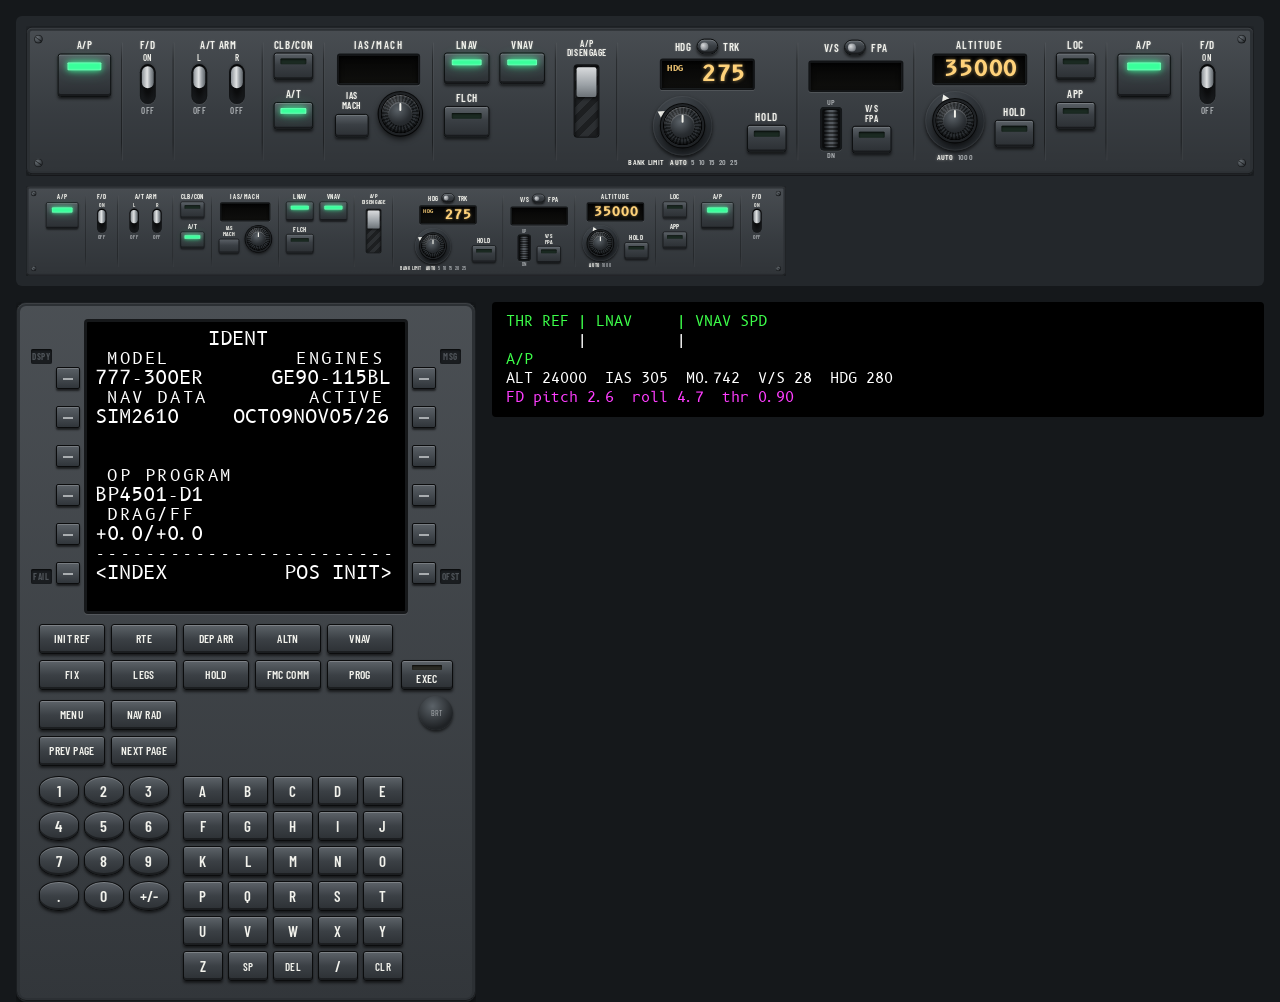
<file: tests/autoflight-harness.html>
<!doctype html>
<html lang="en">
<head>
<meta charset="utf-8">
<meta name="viewport" content="width=device-width, initial-scale=1">
<title>Autoflight Harness</title>
<link rel="stylesheet" href="../styles/base.css">
<link rel="stylesheet" href="../styles/mcp.css">
<link rel="stylesheet" href="../styles/cdu.css">
<style>
  body { overflow: auto; padding: 16px; display: grid; gap: 16px; grid-template-columns: auto 1fr; align-items: start; background: #15181b; }
  #glare { grid-column: 1 / -1; background: #23272b; padding: 10px; border-radius: 6px; }
  #mcp { width: 100%; height: 150px; }
  #mcp-small { width: 760px; height: 90px; margin-top: 10px; }
  #drawer-cdu { width: 460px; height: 700px; }
  #fma { font-family: var(--font-avionics-mono); font-size: 14px; color: var(--av-green); background: #000; padding: 10px 14px; border-radius: 4px; white-space: pre; min-width: 520px; }
  #fma .w { color: var(--av-white); } #fma .m { color: var(--av-magenta); }
</style>
</head>
<body>
<div id="glare"><div id="mcp"></div><div id="mcp-small"></div></div>
<div id="drawer-cdu"></div>
<div id="fma">loading…</div>
<script type="module">
import { createSimState } from '../src/core/state.js';
import { DEG, RAD, KT, FT, FPM, G0, clamp, wrap2pi, destination } from '../src/core/geo.js';
import { initFMC, stepFMC, buildDefaultRoute } from '../src/systems/fmc.js';
import { initAFDS, stepAFDS, afdsAction } from '../src/systems/afds.js';
import { stepNav } from '../src/systems/navradio.js';
import { initMCP, updateMCP } from '../src/cockpit/mcp.js';
import { initCDU, updateCDU, cduPress } from '../src/avionics/cdu.js';
import { AIRPORTS, findAirport } from '../src/world/airports.js';

const sim = createSimState();
sim.fmc.airports = AIRPORTS;
initFMC(sim); initAFDS(sim);
const eddf = findAirport('EDDF'), egll = findAirport('EGLL');
sim.events.emit('spawned', { airport: eddf, runway: eddf.runways.find((r) => r.id === '25C') });
sim.fmc.dest = egll; buildDefaultRoute(sim, eddf, egll);
sim.fmc.crzAltFt = 35000;
sim.engines.forEach((e) => { e.running = true; e.ff = 3400; e.n1 = 92.4; });
sim.ac.fuelKg = { L: 25000, C: 20000, R: 25000 }; sim.ac.mass = 285000; sim.env.timeOfDayH = 14.5;

// --- tiny point-mass aircraft (same idea as tests/afds.test.mjs), cruising mid-route ---
const r1 = sim.fmc.route[2];
const a = { lat: r1.lat - 0.02, lon: r1.lon - 0.1, h: 24000 * FT, V: 230, gam: 0, theta: 2.5 * DEG, q: 0, phi: 0, p: 0, psi: 280 * DEG, n: 0.6 };
sim.fmc.activeLeg = 3; sim.fmc.legFrom = { lat: r1.lat, lon: r1.lon }; sim.fmc.wasAirborne = true; sim.fmc.phase = 'CLIMB';
sim.controls.throttle = [0.6, 0.6];
function stepAc(dt) {
  const o = sim.ap.out.active ? sim.ap.out : { pitch: 0, roll: 0 };
  for (let i = 0; i < 2; i++) if (sim.ap.thrustCmd !== null) sim.controls.throttle[i] += clamp(sim.ap.thrustCmd - sim.controls.throttle[i], -0.25 * dt, 0.25 * dt);
  a.n += ((sim.controls.throttle[0]) - a.n) * dt / 2.5;
  const T = a.h < 11000 ? 288.15 - 0.0065 * a.h : 216.65, rho = 1.225 * Math.pow(T / 288.15, 4.256);
  a.q += (o.pitch * 1.5 * G0 / (a.V + 120) - a.q) * dt / 0.6; a.p += (o.roll * 15 * DEG - a.p) * dt / 0.3;
  a.theta += a.q * dt; a.phi += a.p * dt;
  const qb = 0.5 * rho * a.V * a.V, cl = 0.2 + 5.6 * (a.theta - a.gam), nz = qb * 436.8 * cl / (285000 * G0);
  const D = qb * 436.8 * (0.0165 + 0.0404 * (cl - 0.1) ** 2), Th = a.n * 1026000 * Math.pow(rho / 1.225, 0.8) * 0.8;
  a.V += ((Th - D) / 285000 - G0 * Math.sin(a.gam)) * dt;
  a.gam += G0 / a.V * (nz * Math.cos(a.phi) - Math.cos(a.gam)) * dt;
  a.psi = wrap2pi(a.psi + G0 * nz * Math.sin(a.phi) / a.V * dt);
  const p2 = destination(a.lat, a.lon, a.psi, a.V * Math.cos(a.gam) * dt); a.lat = p2.lat; a.lon = p2.lon; a.h += a.V * Math.sin(a.gam) * dt;
  Object.assign(sim.ac, { lat: a.lat, lon: a.lon, h: a.h, altMSL: a.h, tas: a.V, cas: a.V * Math.sqrt(rho / 1.225), mach: a.V / Math.sqrt(1.4 * 287 * T),
    vs: a.V * Math.sin(a.gam), fpa: a.gam, gs: a.V, track: a.psi, ra: a.h, onGround: false, euler: { roll: a.phi, pitch: a.theta, heading: a.psi }, omega: [a.p, a.q, 0] });
}
stepAc(0.01);
initMCP(sim, document.getElementById('mcp'));
afdsAction(sim, 'AP_ENGAGE'); afdsAction(sim, 'AT');
afdsAction(sim, 'LNAV'); afdsAction(sim, 'VNAV');
sim.ap.sel.altFt = 35000; sim.ap.sel.hdgDeg = 275;
initCDU(sim, document.getElementById('drawer-cdu'));
// second, smaller MCP instance only for the responsive screenshot (shares state; DOM-only)
window.__sim = sim; window.__cdu = cduPress; window.__afds = afdsAction;

const fma = document.getElementById('fma');
let last = performance.now();
function frame(now) {
  const dt = Math.min(0.1, (now - last) / 1000); last = now;
  if (!window.__frozen) {
    stepNav(sim, dt); stepFMC(sim, dt); stepAFDS(sim, dt);
    for (let i = 0; i < 4; i++) stepAc(dt / 4);
    sim.time += dt;
  }
  updateMCP(sim); updateCDU(sim);
  const m = sim.ap.modes;
  fma.innerHTML = `${(m.at || '').padEnd(8)}| ${(m.roll || '').padEnd(9)}| ${m.pitch}\n<span class="w">${''.padEnd(8)}| ${(m.armedRoll || '').padEnd(9)}| ${m.armedPitch}</span>\n${m.ap}\n` +
    `<span class="w">ALT ${Math.round(a.h / FT)}  IAS ${Math.round(sim.ac.cas / KT)}  M${sim.ac.mach.toFixed(3)}  V/S ${Math.round(sim.ac.vs / FPM)}  HDG ${Math.round(a.psi * RAD)}</span>\n` +
    `<span class="m">FD pitch ${sim.ap.fd.pitchDeg.toFixed(1)}  roll ${sim.ap.fd.rollDeg.toFixed(1)}  thr ${sim.ap.thrustCmd === null ? '--' : sim.ap.thrustCmd.toFixed(2)}</span>`;
  requestAnimationFrame(frame);
}
requestAnimationFrame(frame);
document.title = 'Autoflight Harness';
window.__ready = true;
</script>
<script type="module">
// render a second, scaled MCP into the small box (separate module instance via query string)
const { initMCP, updateMCP } = await import('../src/cockpit/mcp.js?small');
const wait = () => new Promise((r) => { const t = () => (window.__sim ? r() : setTimeout(t, 30)); t(); });
await wait();
initMCP(window.__sim, document.getElementById('mcp-small'));
setInterval(() => updateMCP(window.__sim), 100);
</script>
</body>
</html>
</file>
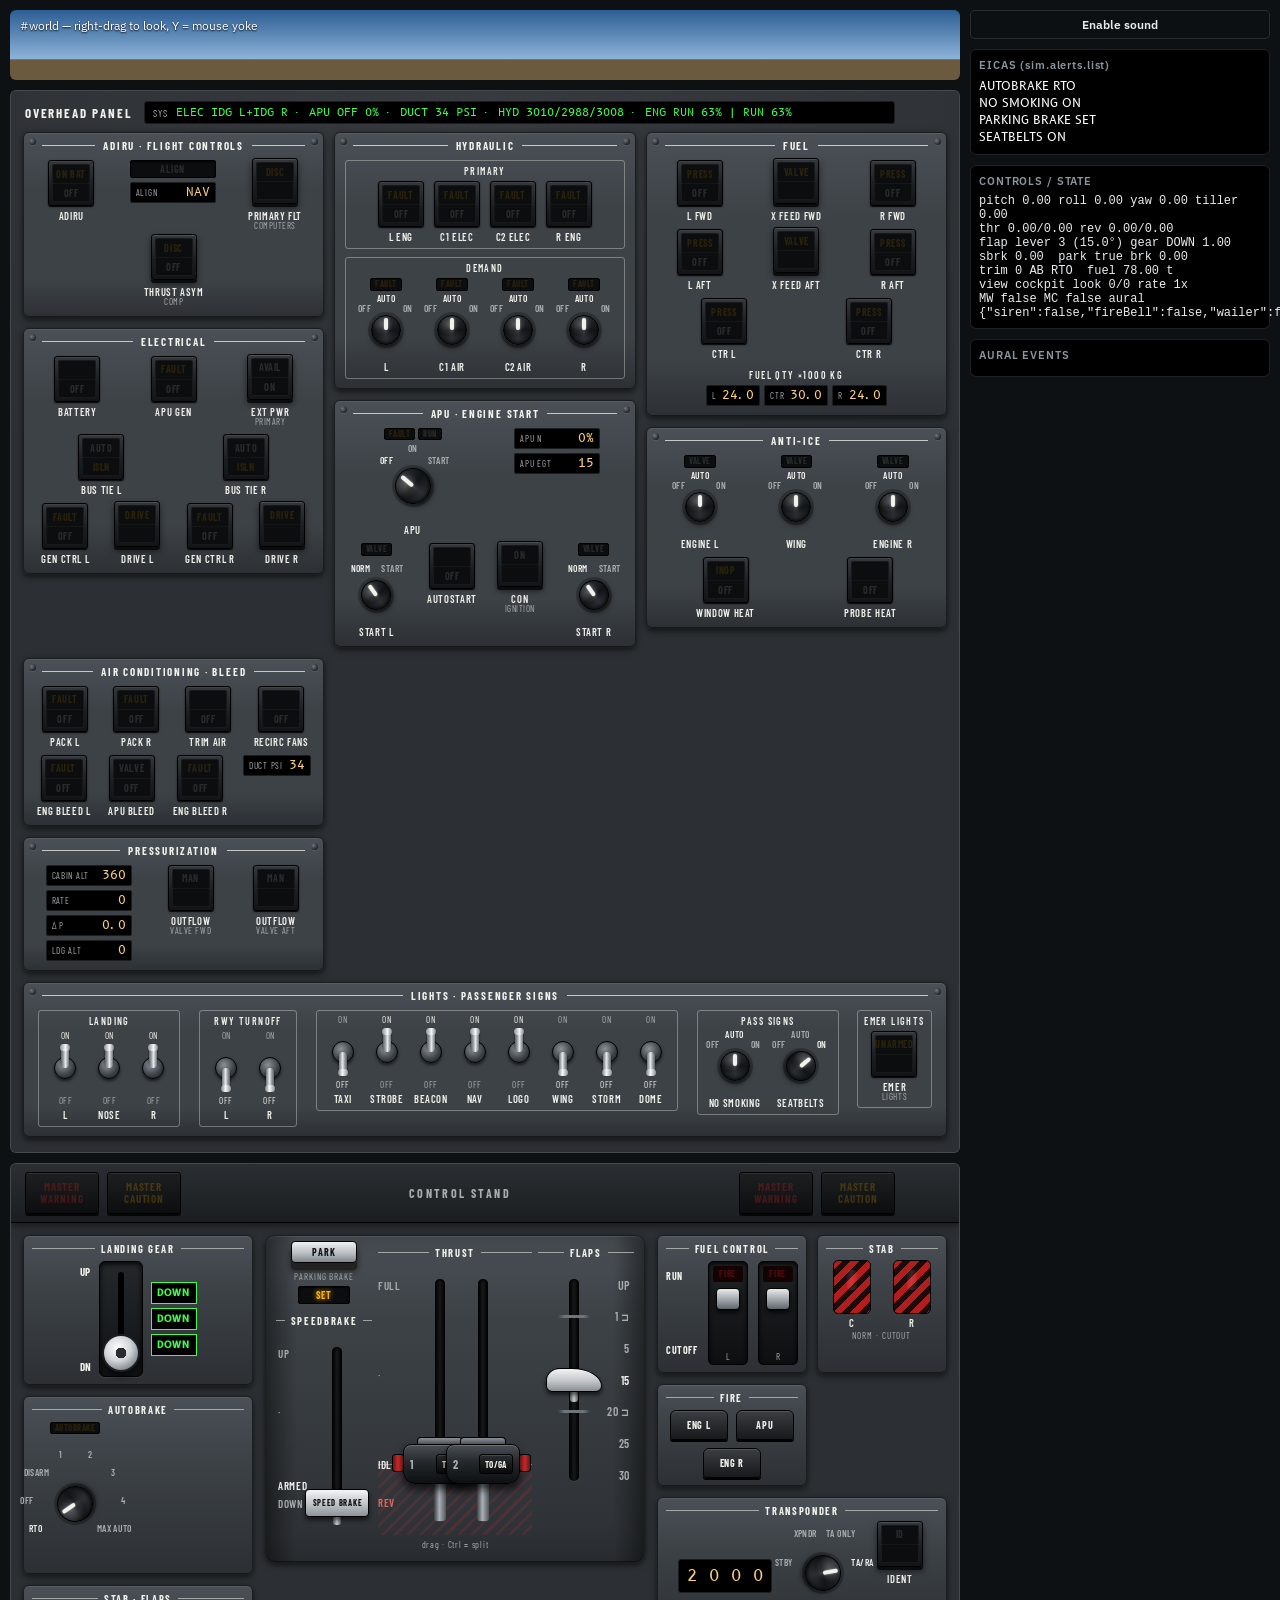
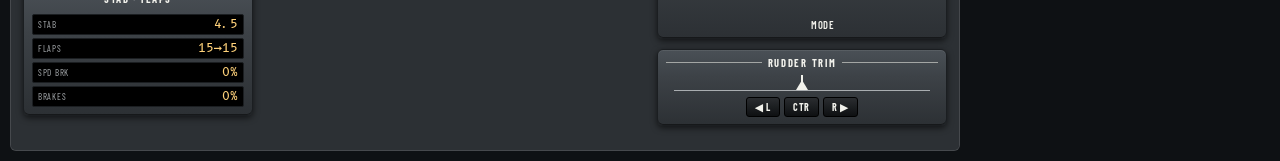
<file: tests/controls-harness.html>
<!doctype html>
<html lang="en">
<head>
<meta charset="utf-8">
<meta name="viewport" content="width=device-width, initial-scale=1">
<title>D2 Controls Harness</title>
<link rel="icon" href="data:,">
<link rel="stylesheet" href="../styles/base.css">
<link rel="stylesheet" href="../styles/overhead.css">
<link rel="stylesheet" href="../styles/pedestal.css">
<style>
  body { overflow: auto; }
  .hx { display: grid; grid-template-columns: 1fr 300px; gap: 10px; padding: 10px; }
  .hx-main { display: flex; flex-direction: column; gap: 10px; min-width: 0; }
  #drawer-overhead, #drawer-pedestal { border: 1px solid var(--ui-line); border-radius: 6px; }
  #world { height: 70px; border-radius: 6px; background: linear-gradient(180deg, #2c5d93, #8db3d9 70%, #6b5a3e 71%); position: relative; }
  #world span { position: absolute; left: 10px; top: 8px; font-size: 12px; color: #fff; text-shadow: 0 1px 2px #000; }
  .hx-side { display: flex; flex-direction: column; gap: 10px; }
  .hx-box { background: var(--glass); border: 1px solid var(--ui-line); border-radius: 6px; padding: 8px; font-family: var(--font-avionics); font-size: 12px; }
  .hx-box h4 { margin: 0 0 6px; font: 600 11px var(--font-ui); color: var(--ui-muted); letter-spacing: .08em; }
  .m-warning { color: var(--av-red); } .m-caution { color: var(--av-amber); }
  .m-advisory { color: var(--av-amber); padding-left: 1ch; } .m-memo { color: var(--av-white); }
  .hx-log { max-height: 160px; overflow: auto; color: var(--av-cyan); }
  #toast { position: fixed; left: 50%; bottom: 20px; transform: translateX(-50%); background: var(--ui-bg); padding: 6px 12px; border-radius: 6px; font-size: 13px; opacity: 0; transition: opacity .2s; }
  #toast.show { opacity: 1; }
  .hx-btn { font: 600 12px var(--font-ui); padding: 6px 10px; border-radius: 5px; border: 1px solid var(--ui-line); background: var(--ui-bg); cursor: pointer; }
</style>
</head>
<body>
<div class="hx">
  <div class="hx-main">
    <div id="world"><span>#world — right-drag to look, Y = mouse yoke</span></div>
    <div id="drawer-overhead" class="open"></div>
    <div id="drawer-pedestal" class="open"></div>
  </div>
  <div class="hx-side">
    <button class="hx-btn" id="snd">Enable sound</button>
    <div class="hx-box"><h4>EICAS (sim.alerts.list)</h4><div id="eicas"></div></div>
    <div class="hx-box"><h4>CONTROLS / STATE</h4><pre id="state" style="margin:0;white-space:pre-wrap"></pre></div>
    <div class="hx-box"><h4>AURAL EVENTS</h4><div class="hx-log" id="log"></div></div>
  </div>
</div>
<div id="toast"></div>
<script type="module">
import { createSimState } from '../src/core/state.js';
import { KT, FT, FPM, DEG, approach } from '../src/core/geo.js';
import { initInput, stepInput } from '../src/input/input.js';
import { initSystems, stepSystems } from '../src/systems/aircraftSystems.js';
import { stepAlerts } from '../src/systems/alerts.js';
import { initAudio, resumeAudio, stepAudio } from '../src/audio/audio.js';
import { initOverhead, updateOverhead } from '../src/cockpit/overhead.js';
import { initPedestal, updatePedestal } from '../src/cockpit/pedestal.js';

const q = new URLSearchParams(location.search);
const sim = createSimState();
window.sim = sim;
Object.assign(sim.ac.fuelKg, { L: 24000, C: 30000, R: 24000 });
sim.ac.onGround = true; sim.ac.altMSL = 364 * FT; sim.surfaces.stabUnits = 4.5;
sim.fmc.v1 = 155; sim.fmc.vr = 160;
initSystems(sim, { coldDark: q.has('cold') });
initInput(sim, document.getElementById('app') || document.body);
initAudio(sim);
initOverhead(sim, document.getElementById('drawer-overhead'));
initPedestal(sim, document.getElementById('drawer-pedestal'));
document.getElementById('snd').onclick = () => resumeAudio();

const toastEl = document.getElementById('toast');
let tt;
sim.events.on('toast', ({ text }) => { toastEl.textContent = text; toastEl.classList.add('show'); clearTimeout(tt); tt = setTimeout(() => toastEl.classList.remove('show'), 1800); });
const log = document.getElementById('log');
sim.events.on('aural', (e) => { log.prepend(Object.assign(document.createElement('div'), { textContent: `${sim.time.toFixed(1)}  ${e.id}` })); });

// --- scenario presets for screenshots ---
const scene = q.get('scene');
if (scene === 'warn') {           // takeoff config warning + engine fire
  sim.controls.throttle = [0.75, 0.75]; sim.controls.flapLever = 0; sim.engines[1].fire = true;
}
if (scene === 'approach') {       // airborne, gear transit, speedbrake extended, reversers n/a
  sim.ac.onGround = false; sim.ac.ra = 700 * FT; sim.ac.altMSL = 1064 * FT; sim.ac.cas = 180 * KT; sim.ac.tas = 182 * KT;
  sim.controls.flapLever = 5; sim.controls.speedbrakeLever = 0.5; sim.controls.autobrake = '3';
  sim.controls.parkingBrake = false; sim.ap.atEngaged = true; sim.controls.throttle = [0.3, 0.3];
  sim.systems._prev.airborneT = 600; sim.systems._prev.wasAir = true; sim.controls.gearLever = 'DOWN'; sim.surfaces.gear = 0.4;
  setTimeout(() => { sim.ap.atEngaged = false; }, 300);
}
if (scene === 'reverse') { sim.controls.parkingBrake = false; sim.controls.reverse = [0.8, 0.8]; sim.ac.gs = 50; sim.ac.cas = 50; }

// --- tiny fake physics so the panels animate ---
function fakePhysics(dt) {
  const c = sim.controls, s = sim.surfaces;
  sim.engines.forEach((e, i) => {
    const fuel = c.fuelControl[i] === 'RUN';
    if (e.startState === 'STARTING') { e.n2 = fuel && e.n2 > 18 ? Math.min(63, e.n2 + 2.5 * dt) : Math.min(24, e.n2 + 3 * dt); e.ff = fuel && e.n2 > 18 ? 900 : 0; }
    else if (e.startState === 'RUN') { e.n2 = approach(e.n2, 63 + 36 * c.throttle[i], 8, dt); e.ff = 1100 + 9000 * c.throttle[i]; }
    else { e.n2 = Math.max(0, e.n2 - 4 * dt); e.ff = 0; }
    e.n1 = Math.max(0, (e.n2 - 40) * 1.6);
  });
  const FL = [0, 1, 5, 15, 20, 25, 30];
  s.flapsTarget = FL[c.flapLever]; s.flapsDeg = approach(s.flapsDeg, s.flapsTarget, 1.2, dt);
  s.gearTarget = c.gearLever === 'DOWN' ? 1 : 0; s.gear = approach(s.gear, s.gearTarget, 0.1, dt);
  s.speedbrake = approach(s.speedbrake, c.speedbrakeLever, 1, dt);
  s.stabUnits = Math.max(0, Math.min(15, s.stabUnits + c.trimSwitch * 0.5 * dt));
}

const eicas = document.getElementById('eicas'), stateEl = document.getElementById('state');
let last = performance.now(), frame = 0;
function loop(now) {
  const dt = Math.min(0.1, (now - last) / 1000) * sim.simRate; last = now;
  if (!sim.paused) {
    sim.time += dt;
    stepInput(sim, dt);
    fakePhysics(dt);
    stepSystems(sim, dt); stepAlerts(sim, dt); stepAudio(sim, dt);
  }
  updateOverhead(sim); updatePedestal(sim);
  if (frame++ % 6 === 0) {
    eicas.innerHTML = sim.alerts.list.map((m) => `<div class="m-${m.level}">${m.text}</div>`).join('') || '<span style="color:#666">—</span>';
    const c = sim.controls;
    stateEl.textContent = `pitch ${c.pitch.toFixed(2)} roll ${c.roll.toFixed(2)} yaw ${c.yaw.toFixed(2)} tiller ${c.tiller.toFixed(2)}
thr ${c.throttle.map((t) => t.toFixed(2)).join('/')} rev ${c.reverse.map((t) => t.toFixed(2)).join('/')}
flap lever ${c.flapLever} (${sim.surfaces.flapsDeg.toFixed(1)}°) gear ${c.gearLever} ${sim.surfaces.gear.toFixed(2)}
sbrk ${c.speedbrakeLever.toFixed(2)} ${c.speedbrakeArmed ? 'ARMED' : ''} park ${c.parkingBrake} brk ${c.brakeL.toFixed(2)}
trim ${c.trimSwitch} AB ${c.autobrake}  fuel ${(sim.systems.fuel.totalKg / 1000).toFixed(2)} t
view ${sim.view.mode} look ${(sim.view.lookYaw / DEG).toFixed(0)}/${(sim.view.lookPitch / DEG).toFixed(0)} rate ${sim.simRate}x
MW ${sim.alerts.masterWarning} MC ${sim.alerts.masterCaution} aural ${JSON.stringify(sim.alerts.aural)}`;
  }
  requestAnimationFrame(loop);
}
requestAnimationFrame(loop);
</script>
</body>
</html>
</file>
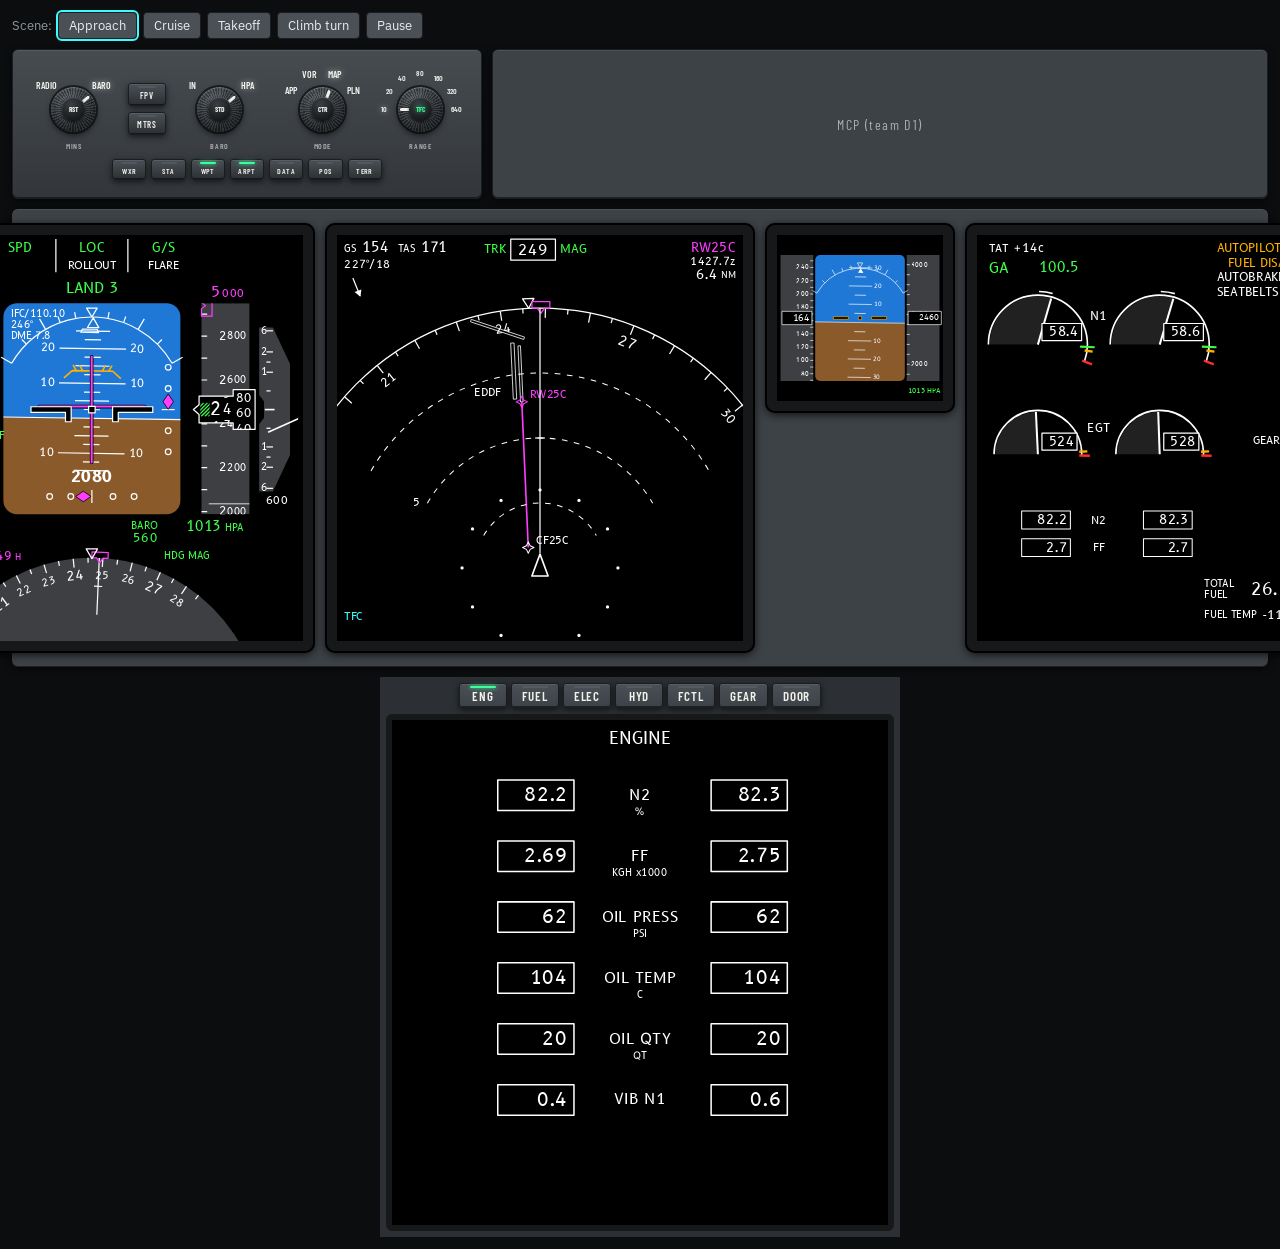
<file: tests/displays-harness.html>
<!doctype html>
<html lang="en">
<head>
<meta charset="utf-8">
<meta name="viewport" content="width=device-width, initial-scale=1">
<title>B777 Displays Harness</title>
<link rel="stylesheet" href="../styles/base.css">
<link rel="stylesheet" href="../styles/displays.css">
<style>
  body { background: #0b0d0f; overflow: auto; }
  #cockpit { display: flex; flex-direction: column; gap: 10px; padding: 12px; min-width: 1200px; }
  #glareshield { display: flex; gap: 10px; height: 150px; }
  #efis-l { width: 470px; height: 150px; }
  #mcp { flex: 1; background: var(--panel); border: 1px solid var(--panel-edge); border-radius: var(--radius-m);
         box-shadow: var(--shadow-panel); color: var(--legend-dim); font-family: var(--font-legend);
         display: flex; align-items: center; justify-content: center; letter-spacing: .1em; }
  #main-panel { display: grid; grid-template-columns: 430px 430px 190px 430px; justify-content: center; gap: 10px; background: var(--panel);
                padding: 14px; border-radius: var(--radius-m); box-shadow: var(--shadow-panel); }
  .bezel { background: var(--bezel); padding: 12px; border-radius: 10px; box-shadow: inset 0 0 0 2px #000, 0 2px 8px rgba(0,0,0,.7); }
  .bezel > div { width: 100%; aspect-ratio: 1; }
  #isfd-col { display: flex; flex-direction: column; justify-content: flex-start; gap: 10px; }
  #isfd { aspect-ratio: 1; }
  #controls { display: flex; flex-wrap: wrap; gap: 6px; font-family: var(--font-ui); font-size: 13px; }
  #controls button { background: var(--panel-hi); border: 1px solid var(--panel-edge); padding: 4px 10px; border-radius: 4px; cursor: pointer; }
  #controls button.on { outline: 2px solid var(--ui-accent); }
  #lower-row { display: grid; grid-template-columns: 1fr 520px 1fr; gap: 10px; }
  #drawer-lower { height: 560px; border-radius: var(--radius-m); }
</style>
</head>
<body>
<div id="cockpit">
  <div id="controls">
    <span style="align-self:center;color:var(--ui-muted)">Scene:</span>
    <button data-scene="approach">Approach</button><button data-scene="cruise">Cruise</button>
    <button data-scene="takeoff">Takeoff</button><button data-scene="climb">Climb turn</button>
    <button id="pause">Pause</button>
  </div>
  <div id="glareshield"><div id="efis-l"></div><div id="mcp">MCP (team D1)</div></div>
  <div id="main-panel">
    <div class="bezel"><div id="pfd"></div></div>
    <div class="bezel"><div id="nd"></div></div>
    <div id="isfd-col"><div class="bezel"><div id="isfd"></div></div></div>
    <div class="bezel"><div id="eicas"></div></div>
  </div>
  <div id="lower-row"><div></div><div id="drawer-lower"></div><div></div></div>
</div>
<script type="module">
import { createSimState } from '../src/core/state.js';
import { DEG, KT, FT, FPM, NM, destination, wrap2pi, eulerToQuat } from '../src/core/geo.js';
import { initDisplays, updateDisplays } from '../src/avionics/displays.js';

const sim = createSimState();
window.sim = sim;

// --- airport + route data (degrees in airport data, radians in fmc.route) ---
const rw25c = { id: '25C', lat: 50.04583, lon: 8.58694, hdgDeg: 249, lengthM: 4000, widthM: 45, ils: { freq: 110.1, ident: 'IFC', gsDeg: 3 } };
const rw07c = { id: '07C', lat: 50.03263, lon: 8.53457, hdgDeg: 69, lengthM: 4000, widthM: 45 };
const rw25l = { id: '25L', lat: 50.04110, lon: 8.58640, hdgDeg: 249, lengthM: 4000, widthM: 60 };
const rw18 = { id: '18', lat: 50.03440, lon: 8.52590, hdgDeg: 180, lengthM: 4000, widthM: 45 };
for (const r of [rw25c, rw07c, rw25l, rw18]) {
  const e = destination(r.lat * DEG, r.lon * DEG, r.hdgDeg * DEG, r.lengthM);
  r.endLat = e.lat / DEG; r.endLon = e.lon / DEG;
}
const EDDF = { icao: 'EDDF', name: 'Frankfurt am Main', elevFt: 364, magVarDeg: 3, lat: 50.0333, lon: 8.5706, runways: [rw25c, rw25l, rw18] };
sim.fmc.origin = EDDF; sim.fmc.dest = EDDF;
const wp = (ident, lat, lon, altFt = null) => ({ ident, lat: lat * DEG, lon: lon * DEG, altFt, spdKt: null });
sim.fmc.route = [
  wp('DF625', 50.0700, 8.8900, 5000), wp('ROLIS', 50.1350, 8.9600, 4000), wp('DF611', 50.1150, 8.8100, 4000),
  wp('CF25C', 50.0790, 8.7230, 3000), wp('RW25C', 50.0458, 8.5869, 364),
];
Object.assign(sim.fmc, { v1: 152, vr: 158, v2: 165, vref: 149, toFlaps: 15, ldgFlaps: 30 });
sim.ac.mass = 255000; sim.ac.magVar = 3 * DEG;
sim.ac.fuelKg = { L: 12400, C: 2100, R: 12300 };
sim.engines.forEach((e) => { e.running = true; e.startState = 'RUN'; });
sim.env.timeOfDayH = 14.42; sim.env.qnhHpa = 1013.25; sim.env.baroHpa = 1013.25;

const SCENES = {
  approach: {
    lat: 50.0905, lon: 8.7400, hdg: 249, alt: 2450, ra: 2070, cas: 162, vs: -780, pitch: 1.8, roll: -2.5, flaps: 20, gear: 1,
    n1: 58, egt: 520, n2: 82, ff: 2600, thr: 0.36, wind: [230, 18],
    ap: { apEngaged: true, modes: { at: 'SPD', roll: 'LOC', pitch: 'G/S', armedRoll: 'ROLLOUT', armedPitch: 'FLARE', ap: 'LAND 3' }, sel: { spdKt: 154, hdgDeg: 249, altFt: 5000 } },
    ils: { valid: true, ident: 'IFC', freq: 110.10, crsRad: 249 * DEG, locDots: 0.35, gsDots: -0.45, distNm: 7.9 },
    efis: { ndMode: 'MAP', ndRangeNm: 10, minimumsFt: 560, minsType: 'BARO', terr: false },
    alerts: [{ text: 'AUTOPILOT', level: 'caution' }, { text: 'FUEL DISAGREE', level: 'advisory' }, { text: 'AUTOBRAKE 3', level: 'memo' }, { text: 'SEATBELTS ON', level: 'memo' }],
    activeLeg: 4,
  },
  cruise: {
    lat: 50.30, lon: 9.60, hdg: 236, alt: 35000, ra: 99999, cas: 268, mach: 0.84, vs: 0, pitch: 2.4, roll: 0, flaps: 0, gear: 0,
    n1: 89.4, egt: 735, n2: 94.1, ff: 6800, thr: 0.78, wind: [285, 62], tempDev: 0,
    ap: { apEngaged: true, modes: { at: 'SPD', roll: 'LNAV', pitch: 'VNAV PTH', armedRoll: '', armedPitch: '', ap: '' }, sel: { spdKt: 280, mach: 0.84, useMach: true, hdgDeg: 240, altFt: 35000 } },
    ils: { valid: false }, efis: { ndMode: 'MAP', ndRangeNm: 80, minimumsFt: 200, minsType: 'BARO' }, std: true,
    alerts: [{ text: 'TCAS OFF', level: 'advisory' }, { text: 'SEATBELTS ON', level: 'memo' }],
    activeLeg: 0,
  },
  takeoff: {
    lat: 50.0405, lon: 8.5700, hdg: 249, alt: 364, ra: 0, cas: 128, vs: 0, pitch: 0, roll: 0, flaps: 15, gear: 1, ground: true,
    n1: 98.9, egt: 905, n2: 101.2, ff: 15200, thr: 0.97, wind: [240, 8],
    ap: { apEngaged: false, modes: { at: 'HOLD', roll: 'TO/GA', pitch: 'TO/GA', armedRoll: 'LNAV', armedPitch: 'VNAV', ap: '' }, sel: { spdKt: 165, hdgDeg: 249, altFt: 5000 } },
    ils: { valid: false }, efis: { ndMode: 'MAP', ndRangeNm: 20, minimumsFt: 200, minsType: 'RADIO' },
    alerts: [{ text: 'PARKING BRAKE', level: 'warning' }, { text: 'APU RUNNING', level: 'memo' }],
    activeLeg: 0,
  },
  climb: {
    lat: 50.0200, lon: 8.4200, hdg: 300, alt: 3150, ra: 2350, cas: 205, vs: 2400, pitch: 12, roll: 22, flaps: 5, gear: 0,
    n1: 95.5, egt: 860, n2: 98, ff: 12800, thr: 0.9, wind: [250, 22],
    ap: { apEngaged: true, modes: { at: 'THR REF', roll: 'HDG SEL', pitch: 'VNAV SPD', armedRoll: 'LNAV', armedPitch: '', ap: '' }, sel: { spdKt: 220, hdgDeg: 20, altFt: 6000 } },
    ils: { valid: false }, efis: { ndMode: 'MAP', ndRangeNm: 20, minimumsFt: 200, minsType: 'BARO', fpv: true },
    alerts: [{ text: 'CONFIG GEAR', level: 'warning' }, { text: 'AIRSPEED LOW', level: 'caution' }, { text: 'HYD PRESS SYS C', level: 'caution' }, { text: 'BLEED LOSS', level: 'advisory' }],
    activeLeg: 0,
  },
};

let scene = new URLSearchParams(location.search).get('scene') || 'approach';
let T0 = 0, paused = new URLSearchParams(location.search).has('still');

function loadScene(name) {
  scene = name; const s = SCENES[name];
  Object.assign(sim.efis, { wxr: false, terr: false, fpv: false }, s.efis);
  Object.assign(sim.ap, { fdL: true, fdR: true, atEngaged: true }, s.ap, { sel: { ...sim.ap.sel, useMach: false, ...s.ap.sel } });
  sim.ap.modes = { ...s.ap.modes };
  sim.nav.ils = { ...sim.nav.ils, ...s.ils };
  sim.alerts.list = s.alerts.slice();
  sim.env.baroStd = !!s.std;
  sim.env.windDirDeg = s.wind[0]; sim.env.windKt = s.wind[1];
  sim.fmc.activeLeg = s.activeLeg;
  sim.ac.lat = s.lat * DEG; sim.ac.lon = s.lon * DEG;
  T0 = sim.time;
  document.querySelectorAll('[data-scene]').forEach((b) => b.classList.toggle('on', b.dataset.scene === name));
}

function animate(dt) {
  const s = SCENES[scene], t = sim.time - T0;
  const w = (a, f, ph = 0) => a * Math.sin(t * f + ph);
  const ac = sim.ac;
  const pitch = s.pitch + w(1.2, 0.5), roll = s.roll + w(4, 0.33);
  const hdg = s.hdg + (s.ground ? 0 : t * (Math.tan(roll * DEG) * 9.81 / (s.cas * KT)) / DEG * 0.0 + w(2, 0.12));
  ac.euler = { pitch: pitch * DEG, roll: roll * DEG, heading: wrap2pi(hdg * DEG) };
  ac.quat = eulerToQuat(ac.euler.roll, ac.euler.pitch, ac.euler.heading);
  ac.cas = (s.cas + w(6, 0.25) + (s.ground ? t * 2.2 : 0)) * KT;
  ac.tas = ac.cas * (1 + s.alt / 1000 * 0.017);
  ac.mach = s.mach ? s.mach + w(0.004, 0.25) : ac.tas / 340;
  ac.vs = (s.vs + w(350, 0.4)) * FPM;
  ac.altMSL = (s.alt + w(60, 0.2)) * FT + ac.vs * 0;
  ac.h = ac.altMSL;
  ac.ra = (s.ra + w(60, 0.2)) * FT;
  ac.onGround = !!s.ground;
  ac.gs = ac.tas - Math.cos((s.wind[0] - hdg) * DEG) * s.wind[1] * KT;
  ac.track = ac.euler.heading + (s.ground ? 0 : 2.5 * DEG);
  ac.fpa = Math.atan2(ac.vs, Math.max(1, ac.tas));
  ac.alpha = (pitch * DEG) - ac.fpa;
  ac.nz = 1 / Math.cos(roll * DEG);
  ac.specificForce = [0, w(0.4, 0.7), -9.81];
  // move along track
  const p = destination(ac.lat, ac.lon, ac.track, ac.gs * dt);
  ac.lat = p.lat; ac.lon = p.lon;
  Object.assign(sim.surfaces, { flapsDeg: s.flaps, flapsTarget: s.flaps, gear: s.gear, gearTarget: s.gear,
    elevator: w(3, 0.8) * DEG, aileron: w(8, 0.33) * DEG, rudder: w(2, 0.4) * DEG, spoilerRollL: Math.max(0, w(0.3, 0.33)), spoilerRollR: Math.max(0, -w(0.3, 0.33)), stabUnits: 5.2 });
  sim.engines.forEach((e, i) => Object.assign(e, { n1: s.n1 + w(0.6, 0.5, i), egt: s.egt + w(8, 0.4, i), n2: s.n2 + w(0.3, 0.5, i), ff: s.ff + w(150, 0.5, i), oilP: 62, oilT: 104, vib: 0.4 + i * 0.2 }));
  sim.controls.throttle = [s.thr, s.thr];
  sim.ap.fd = { valid: true, pitchDeg: s.pitch + 1.2 + w(1, 0.3), rollDeg: s.roll + w(6, 0.2) };
  if (s.ils.valid) { sim.nav.ils.locDots = s.ils.locDots + w(0.3, 0.15); sim.nav.ils.gsDots = s.ils.gsDots + w(0.3, 0.2); sim.nav.ils.distNm = Math.max(0, s.ils.distNm - t * 0.04); }
}

loadScene(scene);
initDisplays(sim, {
  pfdEl: document.getElementById('pfd'), ndEl: document.getElementById('nd'), eicasEl: document.getElementById('eicas'),
  lowerEl: document.getElementById('drawer-lower'), isfdEl: document.getElementById('isfd'), efisEl: document.getElementById('efis-l'),
});
const qs = new URLSearchParams(location.search);
if (qs.get('lower')) sim.efis.lowerPage = qs.get('lower');
// e.g. ?efis=ndMode:APP,ctr:1,ndRangeNm:20 — overrides for screenshots
for (const kv of (qs.get('efis') || '').split(',').filter(Boolean)) {
  const [k, v] = kv.split(':'); sim.efis[k] = v === '1' ? true : v === '0' ? false : isNaN(+v) ? v : +v;
}
if (qs.get('efis')) SCENES[scene].efis = { ...SCENES[scene].efis, ...sim.efis };

document.querySelectorAll('[data-scene]').forEach((b) => b.addEventListener('click', () => loadScene(b.dataset.scene)));
document.getElementById('pause').addEventListener('click', () => { paused = !paused; });

let last = performance.now();
function frame(now) {
  const dt = Math.min(0.1, (now - last) / 1000); last = now;
  if (!paused) { sim.time += dt; animate(dt); }
  updateDisplays(sim, dt);
  requestAnimationFrame(frame);
}
// when 'still' is requested, advance a few seconds so the trend vectors etc. have data
if (paused) { for (let i = 0; i < 90; i++) { sim.time += 1 / 30; animate(1 / 30); } }
requestAnimationFrame(frame);
window.harnessReady = document.fonts.ready.then(() => new Promise((r) => setTimeout(r, 400)));
</script>
</body>
</html>
</file>
<file: styles/base.css>
/* Design tokens for the whole simulator. Single, deliberate dark look:
   Boeing cockpit-grey panels with white backlit legends, black glass displays
   with standard avionics color coding. Layout: out-the-window view on top,
   glareshield (EFIS + MCP) across, main instrument panel row below. */
@import url('https://fonts.googleapis.com/css2?family=B612:wght@400;700&family=B612+Mono:wght@400;700&family=Barlow+Condensed:wght@500;600;700&family=IBM+Plex+Sans:wght@400;500;600&display=swap');

:root {
  color-scheme: dark;

  /* panel materials */
  --panel: #3d4247;           /* Boeing cockpit grey */
  --panel-hi: #4a5056;
  --panel-lo: #2c3034;
  --panel-edge: #1b1e21;
  --bezel: #16181a;           /* display bezels */
  --glass: #000000;           /* display background */
  --knob: #1f2225;
  --knob-hi: #5b6268;
  --screw: #6e757b;

  /* legends & lighting */
  --legend: #f2f2ec;          /* white backlit engraving */
  --legend-dim: #a9adb0;
  --annun-on: #39ff9b;        /* green bar light in MCP buttons */
  --annun-amber: #ffb000;
  --lcd: #ffd27a;             /* MCP window digits (amber-white LCD) */

  /* avionics color conventions (displays) */
  --av-white: #ffffff;
  --av-green: #3dff4a;
  --av-magenta: #ff3dff;
  --av-cyan: #3dfbff;
  --av-amber: #ffb000;
  --av-red: #ff2b2b;
  --av-sky: #1f78d6;
  --av-ground: #8a5a2b;
  --av-grey: #6f7378;

  /* UI chrome (menus, HUD, toasts) */
  --ui-bg: rgba(14, 17, 20, 0.92);
  --ui-bg-solid: #0e1114;
  --ui-fg: #e9ecef;
  --ui-muted: #8d969e;
  --ui-line: rgba(255, 255, 255, 0.12);
  --ui-accent: #3dfbff;       /* reuse avionics cyan as the interactive accent */
  --ui-accent-ink: #001417;
  --ui-warn: #ffb000;
  --ui-danger: #ff4d4d;

  /* type */
  --font-avionics: 'B612', 'B612 Mono', 'Arial Narrow', Arial, sans-serif;
  --font-avionics-mono: 'B612 Mono', 'Consolas', monospace;
  --font-legend: 'Barlow Condensed', 'Arial Narrow', 'Roboto Condensed', sans-serif;
  --font-ui: 'IBM Plex Sans', 'Segoe UI', system-ui, sans-serif;

  --radius-s: 3px;
  --radius-m: 6px;
  --shadow-panel: inset 0 1px 0 rgba(255,255,255,.08), inset 0 -1px 0 rgba(0,0,0,.5), 0 2px 6px rgba(0,0,0,.6);
}

*, *::before, *::after { box-sizing: border-box; }
html, body { height: 100%; margin: 0; }
body {
  background: var(--ui-bg-solid);
  color: var(--ui-fg);
  font-family: var(--font-ui);
  font-size: 14px;
  overflow: hidden;
  -webkit-font-smoothing: antialiased;
  user-select: none;
}
button { font: inherit; color: inherit; }
:focus-visible { outline: 2px solid var(--ui-accent); outline-offset: 2px; }
[hidden] { display: none !important; }
@media (prefers-reduced-motion: reduce) {
  *, *::before, *::after { transition-duration: 0s !important; animation-duration: 0s !important; }
}
</file>
<file: styles/mcp.css>
/* Boeing 777 Mode Control Panel (Team D1). Everything is scoped under .mcp-host / .mcp-panel.
   The panel is laid out at a fixed design size (1240 x 150) and scaled by mcp.js to fit #mcp. */

.mcp-host { position: relative; overflow: hidden; container-type: size; }

.mcp-panel {
  position: absolute; left: 50%; top: 50%;
  width: 1240px; height: 150px;
  transform-origin: 50% 50%;
  display: flex; align-items: stretch; justify-content: space-between;
  gap: 4px; padding: 9px 22px 8px;
  background:
    linear-gradient(180deg, rgba(255,255,255,.06), rgba(0,0,0,.10) 60%, rgba(0,0,0,.22)),
    var(--panel);
  border: 1px solid var(--panel-edge);
  border-radius: var(--radius-m);
  box-shadow: var(--shadow-panel), inset 0 0 0 3px var(--panel-lo);
  font-family: var(--font-legend);
  color: var(--legend);
  user-select: none;
  -webkit-user-select: none;
}

.mcp-screw {
  position: absolute; width: 9px; height: 9px; border-radius: 50%;
  background: radial-gradient(circle at 35% 35%, var(--screw), var(--panel-lo) 70%);
  box-shadow: inset 0 0 0 1px rgba(0,0,0,.5);
}
.mcp-screw::after { content: ''; position: absolute; left: 1px; right: 1px; top: 4px; height: 1px; background: rgba(0,0,0,.6); transform: rotate(35deg); }
.mcp-screw.tl { left: 7px; top: 7px; } .mcp-screw.tr { right: 7px; top: 7px; }
.mcp-screw.bl { left: 7px; bottom: 7px; } .mcp-screw.br { right: 7px; bottom: 7px; }

/* ---------- sections ---------- */
.mcp-sec {
  position: relative;
  display: flex; flex-direction: column; align-items: center; justify-content: flex-start;
  padding: 2px 6px; gap: 4px;
  flex: 1 1 auto;   /* share extra width when mcp.js stretches the panel to a wide glareshield slot */
}
.mcp-sec + .mcp-sec::before {
  content: ''; position: absolute; left: -3px; top: 6px; bottom: 6px; width: 1px;
  background: linear-gradient(180deg, transparent, rgba(0,0,0,.45) 15%, rgba(0,0,0,.45) 85%, transparent);
  box-shadow: 1px 0 0 rgba(255,255,255,.05);
}
.mcp-row { display: flex; align-items: flex-end; gap: 8px; }
.mcp-row.top { align-items: center; gap: 5px; height: 18px; }
.mcp-row.ctrls { align-items: center; gap: 10px; margin-top: 2px; }
.mcp-col { display: flex; flex-direction: column; align-items: center; gap: 3px; }
.mcp-col.gap { gap: 8px; }
.mcp-grid2 { display: grid; grid-template-columns: auto auto; gap: 8px 10px; }

.mcp-legend {
  font-family: var(--font-legend); font-weight: 600; font-size: 11px; letter-spacing: .06em;
  line-height: 1; color: var(--legend); text-align: center; white-space: pre-line;
  text-shadow: 0 0 2px rgba(242,242,236,.35);
}
.mcp-legend.tight { font-size: 9.5px; line-height: 1.05; }
.mcp-legend.wide { letter-spacing: .14em; }

/* ---------- push buttons with green bar light ---------- */
.mcp-btn {
  position: relative; width: 46px; height: 32px; padding: 0; cursor: pointer;
  border: 1px solid #0d0f10; border-radius: 3px;
  background: linear-gradient(180deg, #5a6066 0%, #3a3f44 45%, #2b2f33 100%);
  box-shadow: inset 0 1px 0 rgba(255,255,255,.18), inset 0 -2px 0 rgba(0,0,0,.45), 0 2px 3px rgba(0,0,0,.6);
  display: flex; align-items: flex-end; justify-content: center;
  transition: transform .06s, box-shadow .06s;
}
.mcp-btn:active { transform: translateY(1px); box-shadow: inset 0 1px 0 rgba(255,255,255,.1), inset 0 -1px 0 rgba(0,0,0,.4), 0 1px 1px rgba(0,0,0,.6); }
.mcp-btn .mcp-bar {
  position: absolute; left: 7px; right: 7px; top: 6px; height: 6px; border-radius: 1px;
  background: #1b2a22; box-shadow: inset 0 1px 2px rgba(0,0,0,.8);
}
.mcp-btn.on .mcp-bar {
  background: var(--annun-on);
  box-shadow: 0 0 6px var(--annun-on), 0 0 14px rgba(57,255,155,.45), inset 0 0 2px rgba(255,255,255,.7);
}
.mcp-btn-legend {
  font-family: var(--font-legend); font-weight: 600; font-size: 9px; letter-spacing: .05em; color: var(--legend);
  line-height: 1; padding-bottom: 4px; white-space: pre-line; text-align: center;
}
.mcp-btn-sm { width: 40px; height: 28px; }
.mcp-btn-sm .mcp-bar { top: 5px; left: 6px; right: 6px; }
.mcp-btn-xs { width: 34px; height: 24px; }
.mcp-btn-nolight .mcp-bar { display: none; }
.mcp-btn-ap { width: 54px; height: 44px; }
.mcp-btn-ap .mcp-bar { top: 8px; height: 8px; left: 9px; right: 9px; }

/* two-position reference switches (HDG/TRK, V/S/FPA) — a small paddle */
.mcp-btn-switch { width: 22px; height: 16px; border-radius: 8px; }
.mcp-btn-switch::after {
  content: ''; position: absolute; top: 3px; left: 3px; width: 8px; height: 8px; border-radius: 50%;
  background: radial-gradient(circle at 35% 35%, #d8dadc, #7b8086 70%); transition: left .12s;
}
.mcp-btn-switch.flipped::after { left: 11px; }

/* ---------- toggle switches (F/D, A/T ARM) ---------- */
.mcp-toggle {
  width: 30px; padding: 0; border: 0; background: none; cursor: pointer;
  display: flex; flex-direction: column; align-items: center; gap: 2px;
  font-family: var(--font-legend); font-weight: 600; font-size: 9px; letter-spacing: .06em; color: var(--legend);
}
.mcp-toggle-slot {
  position: relative; width: 16px; height: 40px; border-radius: 8px;
  background: radial-gradient(ellipse at 50% 50%, #0b0c0d 30%, #1b1e21 80%);
  box-shadow: inset 0 1px 3px rgba(0,0,0,.9), 0 1px 0 rgba(255,255,255,.08);
}
.mcp-toggle-bat {
  position: absolute; left: 2px; width: 12px; height: 22px; border-radius: 6px; top: 16px;
  background: linear-gradient(90deg, #8c9297, #e1e3e4 45%, #9aa0a5 70%, #5d6368);
  box-shadow: 0 3px 3px rgba(0,0,0,.6);
  transition: top .12s;
}
.mcp-toggle.on .mcp-toggle-bat { top: 2px; box-shadow: 0 -2px 3px rgba(0,0,0,.55); }
.mcp-toggle-top, .mcp-toggle-bot { line-height: 1; }
.mcp-toggle:not(.on) .mcp-toggle-top, .mcp-toggle.on .mcp-toggle-bot { color: var(--legend-dim); }

/* ---------- LCD windows ---------- */
.mcp-window {
  position: relative; width: 84px; height: 32px; border-radius: 3px;
  background: linear-gradient(180deg, #050505, #0f0f0d);
  border: 2px solid #121416;
  box-shadow: inset 0 2px 5px rgba(0,0,0,.95), 0 1px 0 rgba(255,255,255,.1);
  display: flex; align-items: center; justify-content: flex-end; padding: 0 7px;
}
.mcp-window-digits {
  font-family: var(--font-avionics-mono); font-size: 22px; font-weight: 700; letter-spacing: .04em;
  color: var(--lcd); text-shadow: 0 0 4px rgba(255,210,122,.55);
}
.mcp-window-label {
  position: absolute; left: 5px; top: 3px; font-family: var(--font-avionics); font-size: 8px; font-weight: 700;
  color: var(--lcd); opacity: .9; letter-spacing: .04em;
}
.mcp-alt .mcp-window { width: 96px; }
.mcp-hdg .mcp-window, .mcp-vs .mcp-window { width: 96px; }

/* ---------- rotary knobs ---------- */
.mcp-knob-wrap { position: relative; display: flex; flex-direction: column; align-items: center; }
.mcp-knob {
  position: relative; width: 44px; height: 44px; border-radius: 50%; cursor: ns-resize; touch-action: none;
  background: radial-gradient(circle at 50% 50%, #000 62%, rgba(0,0,0,0) 64%), var(--knob);
  box-shadow: 0 3px 6px rgba(0,0,0,.75), 0 0 0 1px #0b0c0d;
  outline-offset: 3px;
}
.mcp-knob-cap {
  position: absolute; inset: 3px; border-radius: 50%;
  background:
    radial-gradient(circle at 38% 30%, rgba(255,255,255,.22), rgba(255,255,255,0) 45%),
    repeating-conic-gradient(from 0deg, #2c3034 0deg 6deg, #16191b 6deg 12deg);
  box-shadow: inset 0 0 0 6px rgba(31,34,37,.0), inset 0 1px 1px rgba(255,255,255,.25), inset 0 -2px 3px rgba(0,0,0,.7);
}
.mcp-knob-cap::before {
  content: ''; position: absolute; inset: 7px; border-radius: 50%;
  background: radial-gradient(circle at 40% 32%, #5b6268, #2a2e32 60%, #1a1d20);
  box-shadow: inset 0 1px 1px rgba(255,255,255,.25), 0 1px 2px rgba(0,0,0,.6);
}
.mcp-knob-mark { position: absolute; left: 50%; top: 8px; width: 2px; height: 8px; margin-left: -1px; background: var(--legend); border-radius: 1px; z-index: 1; }
.mcp-knob.pushed .mcp-knob-cap { transform-origin: center; filter: brightness(.85); }

/* outer selector ring (BANK LIMIT, altitude AUTO/1000) */
.mcp-ring {
  --ring-rot: -60deg;
  position: relative; width: 60px; height: 60px; border-radius: 50%; cursor: pointer;
  display: flex; align-items: center; justify-content: center;
  background: radial-gradient(circle at 40% 30%, #4b5157, #23272b 70%);
  box-shadow: 0 2px 4px rgba(0,0,0,.7), inset 0 0 0 1px rgba(255,255,255,.06);
}
.mcp-ring-pointer {
  position: absolute; inset: 0; border-radius: 50%; transform: rotate(var(--ring-rot)); transition: transform .12s;
}
.mcp-ring-pointer::before {
  content: ''; position: absolute; left: 50%; top: 1px; width: 0; height: 0; margin-left: -4px;
  border-left: 4px solid transparent; border-right: 4px solid transparent; border-bottom: 6px solid var(--legend);
}
.mcp-ring-labels {
  display: flex; gap: 4px; margin-top: 2px; font-size: 8px; font-weight: 600; letter-spacing: .04em; color: var(--legend-dim);
  white-space: nowrap;
}
.mcp-ring-labels span { color: var(--legend); margin-right: 2px; }
.mcp-ring-labels b { font-weight: 600; }
.mcp-ring-labels b.sel { color: var(--legend); text-shadow: 0 0 3px rgba(242,242,236,.6); }

/* ---------- V/S thumbwheel ---------- */
.mcp-thumbwheel { display: flex; flex-direction: column; align-items: center; gap: 1px; cursor: ns-resize; touch-action: none; outline-offset: 2px; }
.mcp-wheel-legend { font-size: 8px; font-weight: 600; color: var(--legend-dim); line-height: 1; }
.mcp-wheel-body {
  width: 22px; height: 44px; border-radius: 4px; overflow: hidden; background: #0b0c0d;
  box-shadow: inset 0 0 0 2px #15181a, 0 1px 0 rgba(255,255,255,.08);
  display: flex; justify-content: center; align-items: stretch; padding: 3px 0;
}
.mcp-wheel-ridges {
  width: 14px; border-radius: 3px;
  background:
    linear-gradient(90deg, rgba(0,0,0,.65), rgba(255,255,255,.08) 40%, rgba(255,255,255,.08) 60%, rgba(0,0,0,.65)),
    repeating-linear-gradient(180deg, #454b51 0 2px, #1a1d20 2px 4px);
}

/* ---------- A/P DISENGAGE bar ---------- */
.mcp-disc { justify-content: flex-start; }
.mcp-discbar {
  position: relative; width: 26px; height: 74px; margin-top: 2px; padding: 0; cursor: pointer;
  border: 1px solid #0b0c0d; border-radius: 3px;
  background: repeating-linear-gradient(135deg, #1d1f21 0 6px, #2c2f32 6px 12px);
  box-shadow: inset 0 2px 4px rgba(0,0,0,.85);
}
.mcp-discbar-grip {
  position: absolute; left: 2px; right: 2px; top: 2px; height: 30px; border-radius: 2px;
  background: linear-gradient(180deg, #d9dbdd, #9aa0a5 60%, #6c7277);
  box-shadow: 0 2px 3px rgba(0,0,0,.6);
  transition: top .15s;
}
.mcp-discbar.down .mcp-discbar-grip {
  top: 40px;
  background: repeating-linear-gradient(135deg, var(--annun-amber) 0 5px, #1d1f21 5px 10px);
}

/* focus rings stay visible on dark grey */
.mcp-panel :focus-visible { outline: 2px solid var(--ui-accent); outline-offset: 2px; }
</file>
<file: styles/cdu.css>
/* Boeing 777 CDU (Team D1). Scoped under .cdu-host. The unit is laid out at 460 x 700 and scaled
   by cdu.js to fit #drawer-cdu. */

.cdu-host { position: relative; overflow: hidden; min-height: 200px; }

.cdu-bezel {
  position: absolute; left: 50%; top: 50%; width: 460px; height: 700px;
  transform-origin: 50% 50%;
  display: flex; flex-direction: column; gap: 10px;
  padding: 16px 14px 14px;
  border-radius: 10px;
  background:
    linear-gradient(180deg, rgba(255,255,255,.07), rgba(0,0,0,.18)),
    var(--panel);
  border: 1px solid var(--panel-edge);
  box-shadow: var(--shadow-panel), inset 0 0 0 3px var(--panel-lo);
  font-family: var(--font-legend);
  color: var(--legend);
  user-select: none; -webkit-user-select: none;
  outline: none;
}
.cdu-bezel:focus-visible { box-shadow: var(--shadow-panel), inset 0 0 0 3px var(--panel-lo), 0 0 0 2px var(--ui-accent); }

/* ---------- screen area ---------- */
.cdu-screen-area { display: flex; align-items: stretch; justify-content: center; gap: 4px; }
.cdu-glass {
  --cdu-cell: 12.6px;
  padding: 8px 8px; border-radius: 4px;
  background: var(--glass);
  border: 3px solid var(--bezel);
  box-shadow: inset 0 0 12px rgba(0,0,0,.9), 0 1px 0 rgba(255,255,255,.1);
}
.cdu-screen { width: calc(24 * var(--cdu-cell)); display: flex; flex-direction: column; }
.cdu-row {
  height: 19.5px; display: flex; align-items: center; white-space: pre; overflow: hidden;
  font-family: var(--font-avionics-mono); font-size: var(--cdu-fs, 20px); line-height: 1;
}
.cdu-row span { display: inline-block; white-space: pre; overflow: visible; text-align: left; }
.cdu-row span.sm { font-size: calc(var(--cdu-fs, 20px) * 0.8); letter-spacing: calc(var(--cdu-cell) * 0.2); }
.c-w { color: var(--av-white); }
.c-g { color: var(--av-green); }
.c-c { color: var(--av-cyan); }
.c-m { color: var(--av-magenta); }
.c-a { color: var(--av-amber); }

.cdu-lsks { display: flex; flex-direction: column; justify-content: flex-start; padding-top: calc(8px + 3px + 19.5px * 2 - 2px); gap: calc(39px - 22px); }
.cdu-lsk {
  width: 24px; height: 22px; padding: 0; cursor: pointer; border-radius: 2px;
  border: 1px solid #0b0c0d;
  background: linear-gradient(180deg, #5a6066, #30353a);
  box-shadow: inset 0 1px 0 rgba(255,255,255,.18), 0 2px 2px rgba(0,0,0,.6);
  position: relative;
}
.cdu-lsk::after { content: ''; position: absolute; left: 6px; right: 6px; top: 10px; height: 2px; background: var(--legend-dim); }
.cdu-lsk:active { transform: translateY(1px); }

.cdu-lights { display: flex; flex-direction: column; justify-content: space-between; padding: 30px 0; width: 30px; }
.cdu-light {
  font-family: var(--font-legend); font-weight: 700; font-size: 9px; letter-spacing: .06em; text-align: center;
  color: #4d5257; padding: 2px 0; border-radius: 2px; background: #1a1d20; box-shadow: inset 0 1px 2px rgba(0,0,0,.8);
}
.cdu-light.on { color: #1a1300; background: var(--annun-amber); box-shadow: 0 0 6px rgba(255,176,0,.6); }

/* ---------- keys ---------- */
.cdu-keys { display: flex; flex-direction: column; gap: 6px; padding: 0 8px; }
.cdu-fn-row { display: flex; gap: 6px; align-items: flex-end; }
.cdu-key {
  position: relative; cursor: pointer; padding: 0;
  border: 1px solid #0b0c0d; border-radius: 3px;
  background: linear-gradient(180deg, #5d6369 0%, #3b4045 50%, #2c3034 100%);
  box-shadow: inset 0 1px 0 rgba(255,255,255,.2), inset 0 -2px 0 rgba(0,0,0,.4), 0 2px 3px rgba(0,0,0,.6);
  color: var(--legend); font-family: var(--font-legend); font-weight: 600; letter-spacing: .03em;
  display: flex; align-items: center; justify-content: center; text-align: center; line-height: 1;
}
.cdu-key:active { transform: translateY(1px); box-shadow: inset 0 1px 0 rgba(255,255,255,.12), 0 1px 1px rgba(0,0,0,.6); }
.cdu-key.fn { width: 66px; height: 30px; font-size: 11.5px; white-space: normal; padding: 0 4px; }
.cdu-key.num { width: 40px; height: 30px; font-size: 16px; border-radius: 50% / 40%; }
.cdu-key.alpha { width: 40px; height: 30px; font-size: 15px; }
.cdu-key.alpha.small { font-size: 11px; }
.cdu-exec { width: 52px; height: 30px; font-size: 11.5px; margin-left: auto; flex-direction: column; gap: 3px; }
.cdu-exec-bar { width: 30px; height: 5px; border-radius: 1px; background: #2a2a24; box-shadow: inset 0 1px 2px rgba(0,0,0,.8); }
.cdu-exec-bar.on { background: #fffbe6; box-shadow: 0 0 6px #fffbe6, 0 0 12px rgba(255,251,230,.6); }
.cdu-brightness {
  margin-left: auto; width: 34px; height: 34px; border-radius: 50%;
  background: radial-gradient(circle at 40% 30%, var(--knob-hi), var(--knob) 70%);
  box-shadow: 0 2px 3px rgba(0,0,0,.6); display: flex; align-items: center; justify-content: center;
  font-size: 8px; color: var(--legend-dim);
}

.cdu-pads { display: flex; gap: 14px; margin-top: 4px; align-items: flex-start; }
.cdu-num { display: grid; grid-template-columns: repeat(3, 40px); gap: 5px; }
.cdu-alpha { display: grid; grid-template-columns: repeat(5, 40px); gap: 5px; }
</file>
<file: styles/overhead.css>
/* Overhead panel (Team D2) + shared panel widgets (ow-*) also used by the pedestal.
   Boeing look: cockpit-grey panels, white engraved/backlit legends, square push buttons
   with backlit legend lights (white/amber), black rotary knobs, bat-handle toggles. */

/* ------------------------------------------------------------ host & layout */
.ohp-host {
  overflow: auto;
  background: var(--panel-lo);
  overscroll-behavior: contain;
}
.ohp {
  min-height: 100%;
  padding: 10px 12px 14px;
  font-family: var(--font-legend);
  color: var(--legend);
  background:
    radial-gradient(120% 80% at 50% 0%, rgba(255,255,255,.05), transparent 60%),
    var(--panel-lo);
}
.ohp-head {
  display: flex; align-items: center; gap: 12px;
  margin: 0 52px 8px 2px;     /* right: room for the drawer's close (✕) button */
  min-width: 0;
}
.ohp-head-title {
  font-weight: 700; letter-spacing: .14em; font-size: 13px; color: var(--legend);
  white-space: nowrap;
}
.ohp-status {
  flex: 1; min-width: 0;
  display: flex; gap: 8px; align-items: center;
  background: var(--glass); border: 1px solid var(--panel-edge); border-radius: var(--radius-s);
  padding: 3px 8px; overflow: hidden;
}
.ohp-status-lab { color: var(--legend-dim); font-size: 10px; letter-spacing: .1em; }
.ohp-status-val {
  font-family: var(--font-avionics-mono); font-size: 11px; color: var(--av-green);
  white-space: nowrap; overflow: hidden; text-overflow: ellipsis;
}
.ohp-grid {
  display: grid;
  grid-template-columns: repeat(auto-fit, minmax(270px, 1fr));
  gap: 10px;
  align-items: start;
}
.ohp-col { display: flex; flex-direction: column; gap: 10px; min-width: 0; }
.ohp-wide { grid-column: 1 / -1; }

/* panel section: grey plate with screws and a white title line */
.ohp-sec {
  position: relative;
  background: linear-gradient(180deg, var(--panel-hi), var(--panel) 30%, var(--panel) 80%, var(--panel-lo));
  border: 1px solid var(--panel-edge);
  border-radius: var(--radius-m);
  box-shadow: var(--shadow-panel);
  padding: 6px 10px 10px;
}
.ohp-sec::before, .ohp-sec::after {
  content: ''; position: absolute; top: 5px; width: 7px; height: 7px; border-radius: 50%;
  background: radial-gradient(circle at 35% 35%, var(--screw), var(--panel-edge) 75%);
  box-shadow: 0 1px 0 rgba(255,255,255,.08);
}
.ohp-sec::before { left: 5px; }
.ohp-sec::after { right: 5px; }
.ohp-title {
  margin: 0 8px 8px;
  display: flex; align-items: center; gap: 8px;
  font-size: 11px; font-weight: 700; letter-spacing: .16em; color: var(--legend);
}
.ohp-title::before, .ohp-title::after {
  content: ''; flex: 1; height: 1px; background: var(--legend); opacity: .75;
}
.ohp-body { display: flex; flex-direction: column; gap: 8px; }
.ohp-row {
  display: flex; flex-wrap: wrap; gap: 6px 10px;
  justify-content: space-around; align-items: flex-start;
}
.ohp-row.tight { gap: 4px; justify-content: center; }
.ohp-group {
  border: 1px solid rgba(242,242,236,.35);
  border-radius: var(--radius-s);
  padding: 4px 6px 6px;
}
.ohp-group > .ohp-row { justify-content: center; gap: 6px 4px; }
.ohp-gtitle {
  font-size: 10px; letter-spacing: .14em; font-weight: 600; text-align: center;
  color: var(--legend); margin-bottom: 4px;
}
.ohp-stack { display: flex; flex-direction: column; gap: 4px; align-items: stretch; justify-content: center; min-width: 86px; }
.ohp-qty { margin-top: 2px; }
.ohp-nowrap { flex-wrap: nowrap; justify-content: space-between; }
.ohp-nowrap > .ow-ctl { min-width: 0; }

/* ------------------------------------------------------------ control cell */
.ow-ctl {
  display: flex; flex-direction: column; align-items: center;
  min-width: 52px; max-width: 86px;
}
.ow-ctl-label {
  margin-top: 4px;
  font-family: var(--font-legend); font-size: 10.5px; font-weight: 600; letter-spacing: .06em;
  line-height: 1.05; text-align: center; color: var(--legend);
  text-transform: uppercase;
}
.ow-ctl-sub { font-size: 9px; letter-spacing: .06em; color: var(--legend-dim); text-align: center; line-height: 1.05; }
.ow-ctl-over { font-size: 9px; letter-spacing: .08em; color: var(--legend-dim); margin-bottom: 2px; }

/* ------------------------------------------------------------ push button */
.ow-pb {
  width: 46px; height: 46px; padding: 3px;
  border: 1px solid #000; border-radius: 3px; cursor: pointer;
  background: linear-gradient(180deg, #34383c, #1c1f22 55%, #121416);
  box-shadow: 0 3px 0 #0b0c0d, 0 4px 6px rgba(0,0,0,.55), inset 0 1px 0 rgba(255,255,255,.12);
  transform: translateY(-2px);
  transition: transform 60ms ease, box-shadow 60ms ease;
}
.ow-pb.ow-pb-in {         /* alternate-action switch pushed in (flush) */
  transform: translateY(0);
  box-shadow: 0 1px 0 #0b0c0d, 0 1px 2px rgba(0,0,0,.6), inset 0 1px 0 rgba(255,255,255,.06);
}
.ow-pb:active { transform: translateY(1px); }
.ow-pb-wide { width: 64px; }
.ow-pb-face {
  display: grid; grid-template-rows: 1fr 1fr; height: 100%;
  background: #0c0d0e; border-radius: 2px;
  box-shadow: inset 0 0 0 1px rgba(255,255,255,.05);
}
.ow-pb-leg {
  display: flex; align-items: center; justify-content: center;
  font-family: var(--font-legend); font-weight: 700; font-size: 10px; letter-spacing: .06em;
  color: rgba(242,242,236,.13);   /* unlit legend still faintly visible through the lens */
  line-height: 1;
}
.ow-pb-leg + .ow-pb-leg { border-top: 1px solid rgba(255,255,255,.04); }
.ow-pb-leg.lit.ow-pb-white { color: var(--legend); text-shadow: 0 0 4px rgba(255,255,255,.75), 0 0 10px rgba(255,255,255,.35); }
.ow-pb-leg.lit.ow-pb-amber { color: var(--annun-amber); text-shadow: 0 0 4px var(--annun-amber), 0 0 10px rgba(255,176,0,.45); }
.ow-pb-leg.lit.ow-pb-green { color: var(--annun-on); text-shadow: 0 0 4px var(--annun-on); }
.ow-pb-leg.ow-pb-amber:not(.lit) { color: rgba(255,176,0,.13); }
.ow-pb-leg.mini {
  font-size: 8.5px; padding: 1px 4px; background: #0c0d0e; border: 1px solid #000; border-radius: 2px;
}

/* stand-alone annunciator */
.ow-lamp {
  display: inline-flex; align-items: center; justify-content: center;
  min-width: 52px; height: 18px; padding: 0 5px;
  background: #0c0d0e; border: 1px solid #000; border-radius: 2px;
  font-family: var(--font-legend); font-weight: 700; font-size: 10px; letter-spacing: .08em;
  color: rgba(242,242,236,.13);
  box-shadow: inset 0 1px 2px rgba(0,0,0,.8);
}
.ow-lamp.lit.ow-pb-white { color: var(--legend); text-shadow: 0 0 4px rgba(255,255,255,.7); }
.ow-lamp.lit.ow-pb-amber { color: var(--annun-amber); text-shadow: 0 0 5px var(--annun-amber); }
.ow-lamp.lit.ow-pb-red { color: var(--av-red); text-shadow: 0 0 6px var(--av-red); }
.ow-lamp.lit.ow-pb-green { color: var(--annun-on); text-shadow: 0 0 5px var(--annun-on); }

/* LCD readout */
.ow-lcd {
  display: flex; justify-content: space-between; align-items: baseline; gap: 6px;
  background: var(--glass); border: 1px solid var(--panel-edge); border-radius: 2px;
  padding: 1px 5px;
  box-shadow: inset 0 1px 3px rgba(0,0,0,.9);
  min-width: 0;
}
.ow-lcd-lab { font-family: var(--font-legend); font-size: 9px; letter-spacing: .08em; color: var(--legend-dim); white-space: nowrap; }
.ow-lcd-val { font-family: var(--font-avionics-mono); font-size: 12px; color: var(--lcd); white-space: nowrap; }

/* ------------------------------------------------------------ rotary knob */
.ow-knob-wrap {
  position: relative; width: 88px; height: 76px; cursor: pointer;
  border-radius: 8px;
}
.ow-knob-small { width: 62px; height: 62px; }
.ow-knob-dial { position: absolute; inset: 0; }
.ow-knob-pos {
  position: absolute; transform: translate(-50%, -50%);
  font-family: var(--font-legend); font-size: 9.5px; font-weight: 600; letter-spacing: .04em;
  color: var(--legend-dim); white-space: nowrap; pointer-events: none;
}
.ow-knob-pos.sel { color: var(--legend); }
.ow-knob-cap {
  position: absolute; left: 50%; top: 50%;
  width: 36px; height: 36px; margin: -14px 0 0 -18px;   /* sit slightly low so the labels clear */
  border-radius: 50%;
  background:
    radial-gradient(circle at 38% 30%, rgba(255,255,255,.22), transparent 42%),
    conic-gradient(from 0deg, #2b2f33, #121416, #2b2f33, #121416, #2b2f33);
  border: 1px solid #000;
  box-shadow: 0 3px 5px rgba(0,0,0,.6), 0 0 0 3px rgba(0,0,0,.25), inset 0 -2px 3px rgba(0,0,0,.6);
  transition: transform 120ms ease;
}
.ow-knob-small .ow-knob-cap { width: 30px; height: 30px; margin: -11px 0 0 -15px; }
.ow-knob-ptr {
  position: absolute; left: 50%; top: 2px; width: 4px; height: 45%; margin-left: -2px;
  background: var(--legend); border-radius: 2px;
  box-shadow: 0 0 2px rgba(255,255,255,.5);
}
.ow-knob-wrap:focus-visible { outline: 2px solid var(--ui-accent); outline-offset: 0; }
.ow-knob-lights { display: flex; gap: 3px; margin-bottom: 4px; }

/* --------------------------------------------------------- bat-handle toggle */
.ow-tg {
  display: flex; flex-direction: column; align-items: center; gap: 2px;
  padding: 0; border: 0; background: none; cursor: pointer;
}
.ow-tg-pos { font-family: var(--font-legend); font-size: 9px; letter-spacing: .06em; color: var(--legend-dim); line-height: 1; }
.ow-tg.on .ow-tg-up, .ow-tg:not(.on) .ow-tg-dn { color: var(--legend); }
.ow-tg-base {
  position: relative; width: 22px; height: 22px; border-radius: 50%; margin: 15px 0;
  background: radial-gradient(circle at 40% 35%, #8a9096, #3a3f44 60%, #1b1e21);
  border: 1px solid #000;
  box-shadow: 0 2px 3px rgba(0,0,0,.6);
}
.ow-tg-lever {
  position: absolute; left: 50%; top: 50%;
  width: 8px; height: 22px; margin-left: -4px;
  border-radius: 4px;
  background: linear-gradient(90deg, #6d747a, #e7eaec 45%, #9aa0a5 70%, #5b6268);
  box-shadow: 0 1px 2px rgba(0,0,0,.7);
  transform-origin: 50% 0;
  transform: rotate(0deg);              /* down = OFF */
  transition: transform 90ms ease;
}
.ow-tg-lever::after {                   /* knurled tip */
  content: ''; position: absolute; left: -1px; right: -1px; bottom: -2px; height: 7px; border-radius: 4px;
  background: linear-gradient(90deg, #7c8389, #f5f6f7 45%, #8d9399);
}
.ow-tg.on .ow-tg-lever { transform: rotate(180deg); }
.ow-ctl-tg { min-width: 40px; }

@media (max-width: 640px) {
  .ohp { padding: 8px; }
  .ohp-grid { grid-template-columns: 1fr; }
  .ohp-status { display: none; }
}
</file>
<file: styles/pedestal.css>
/* Pedestal / control stand (Team D2). Uses the shared ow-* widgets from overhead.css. */

.pdl-host { overflow: auto; background: var(--panel-lo); overscroll-behavior: contain; }
.pdl {
  --hh: 40px;                    /* lever handle height */
  min-height: 100%;
  font-family: var(--font-legend);
  color: var(--legend);
  background: var(--panel-lo);
  padding: 0 0 12px;
}
.pdl-cap {
  font-size: 10.5px; font-weight: 700; letter-spacing: .16em; text-align: center;
  color: var(--legend); margin-bottom: 6px;
  display: flex; align-items: center; gap: 6px;
}
.pdl-cap::before, .pdl-cap::after { content: ''; flex: 1; height: 1px; background: var(--legend); opacity: .55; }
.pdl-sub { font-size: 9px; letter-spacing: .1em; color: var(--legend-dim); text-align: center; margin-top: 2px; }
.pdl-hint { font-size: 9px; letter-spacing: .08em; color: var(--legend-dim); text-align: center; margin-top: 4px; }
.pdl-row { display: flex; gap: 8px; justify-content: center; align-items: flex-start; flex-wrap: wrap; }
.pdl-row.tight { gap: 4px; }

/* ----------------------------------------------------------- glareshield */
.pdl-glare {
  display: flex; align-items: center; justify-content: space-between; gap: 12px;
  padding: 8px 64px 8px 14px;    /* right: room for the drawer's close (✕) button */
  background: linear-gradient(180deg, #2a2e32, var(--panel-edge));
  border-bottom: 1px solid #000;
  box-shadow: 0 3px 8px rgba(0,0,0,.5);
}
.pdl-glare-title { font-size: 12px; font-weight: 700; letter-spacing: .2em; color: var(--legend-dim); }
.pdl-masters { display: flex; gap: 8px; }
.pdl-master {
  width: 74px; height: 42px; padding: 0;
  display: flex; flex-direction: column; align-items: center; justify-content: center;
  border: 1px solid #000; border-radius: 3px; cursor: pointer;
  background: linear-gradient(180deg, #1d1f21, #0c0d0e);
  box-shadow: 0 2px 0 #050606, inset 0 1px 0 rgba(255,255,255,.07);
  font-family: var(--font-legend); font-weight: 700; font-size: 11px; letter-spacing: .08em; line-height: 1.1;
}
.pdl-master.warn { color: rgba(255,43,43,.22); }
.pdl-master.caut { color: rgba(255,176,0,.2); }
.pdl-master.warn.lit {
  color: #fff; background: radial-gradient(circle at 50% 40%, #ff5a4a, var(--av-red) 55%, #8a0d0d);
  box-shadow: 0 0 14px rgba(255,43,43,.7), 0 2px 0 #050606;
  text-shadow: 0 0 3px rgba(0,0,0,.6);
}
.pdl-master.caut.lit {
  color: #1a1000; background: radial-gradient(circle at 50% 40%, #ffd35a, var(--annun-amber) 55%, #8a5f00);
  box-shadow: 0 0 14px rgba(255,176,0,.7), 0 2px 0 #050606;
}
.pdl-master:active { transform: translateY(1px); }

/* ------------------------------------------------------------- layout */
.pdl-body {
  display: grid;
  grid-template-columns: minmax(190px, 240px) minmax(380px, 1fr) minmax(250px, 330px);
  grid-template-areas: "fwd stand aft";
  gap: 12px; padding: 12px;
  align-items: start;
}
.pdl-fwd { grid-area: fwd; display: flex; flex-direction: column; gap: 10px; }
.pdl-aft { grid-area: aft; display: grid; grid-template-columns: 1fr 1fr; gap: 10px; }
.pdl-aft .pdl-xpdr, .pdl-aft > :last-child { grid-column: 1 / -1; }
.pdl-fwd-cell, .pdl-aft-cell {
  position: relative;
  background: linear-gradient(180deg, var(--panel-hi), var(--panel) 35%, var(--panel-lo));
  border: 1px solid var(--panel-edge); border-radius: var(--radius-m);
  box-shadow: var(--shadow-panel);
  padding: 6px 8px 8px;
}
.pdl-readouts { display: flex; flex-direction: column; gap: 3px; }

/* the control stand: dark centre console with three lever groups */
.pdl-stand {
  grid-area: stand;
  display: grid; grid-template-columns: 1fr 1.6fr 1fr; gap: 6px;
  padding: 10px 10px 12px;
  background:
    linear-gradient(90deg, rgba(0,0,0,.35), transparent 8%, transparent 92%, rgba(0,0,0,.35)),
    linear-gradient(180deg, var(--panel-hi), var(--panel) 25%, var(--panel-lo));
  border: 1px solid var(--panel-edge); border-radius: 10px;
  box-shadow: var(--shadow-panel), inset 0 0 30px rgba(0,0,0,.25);
}
.pdl-stand-left { display: flex; flex-direction: column; align-items: center; gap: 10px; }

/* ---------------------------------------------------- generic lever track */
.pdl-lever-wrap { position: relative; height: 230px; width: 100%; min-width: 96px; }
.pdl-sbwrap .pdl-lever-wrap { height: 190px; }
.pdl-track {
  position: absolute; top: 0; bottom: 0; left: 50%; width: 0;
}
.pdl-track::before {                        /* the slot in the stand */
  content: ''; position: absolute; left: -5px; width: 10px;
  top: calc(var(--hh) / 2 - 6px); bottom: calc(var(--hh) / 2 - 6px);
  background: linear-gradient(90deg, #000, #16181a 50%, #000); border-radius: 5px;
  box-shadow: inset 0 1px 3px #000, 0 1px 0 rgba(255,255,255,.08);
}
.pdl-lever {
  position: absolute; left: 0; width: 64px; height: var(--hh); margin-left: -32px;
  top: calc((1 - var(--p, 0)) * (100% - var(--hh)));
  cursor: grab; touch-action: none;
  transition: top 70ms linear;
}
.pdl-lever.grab { cursor: grabbing; transition: none; }
.pdl-lever-shaft {
  position: absolute; left: 50%; top: 50%; width: 8px; margin-left: -4px; height: 22px;
  background: linear-gradient(90deg, #5b6268, #c9cdd0 50%, #5b6268); border-radius: 3px;
}
.pdl-scale { position: absolute; inset: 0; pointer-events: none; }
.pdl-mark {
  position: absolute; left: 0;
  top: calc((1 - var(--p)) * (100% - var(--hh)) + var(--hh) / 2);
  transform: translateY(-50%);
  font-size: 11px; font-weight: 600; letter-spacing: .06em; color: var(--legend-dim);
  white-space: nowrap;
}
.pdl-mark.sel { color: var(--legend); }

/* speedbrake */
.pdl-sb-grip {
  position: absolute; inset: 6px 0; border-radius: 4px;
  display: flex; align-items: center; justify-content: center;
  font-size: 8.5px; font-weight: 700; letter-spacing: .08em; color: #111;
  background: linear-gradient(180deg, #f4f5f6, #b9bec2 60%, #8c9297);
  border: 1px solid #000; box-shadow: 0 3px 4px rgba(0,0,0,.6);
}
.pdl-sb.armed .pdl-sb-grip { box-shadow: 0 0 0 2px var(--legend), 0 3px 4px rgba(0,0,0,.6); }
.pdl-sbwrap .pdl-mark { left: 2px; }
.pdl-sbwrap .pdl-mark.armed { color: var(--legend); }
.pdl-sbwrap .pdl-track { left: 64%; }

/* flaps */
.pdl-flapwrap .pdl-track { left: 38%; }
.pdl-flapwrap .pdl-mark { left: auto; right: 4px; pointer-events: auto; cursor: pointer; font-size: 12px; }
.pdl-flapwrap .pdl-mark.gate::after { content: ' ⊐'; color: var(--legend-dim); font-size: 9px; }
.pdl-flapwrap .pdl-scale { pointer-events: none; }
.pdl-flap-grip {
  position: absolute; left: 4px; right: 4px; top: 8px; height: 24px;
  border-radius: 14px 30px 6px 6px / 12px 18px 6px 6px;     /* flap-airfoil shaped knob */
  background: linear-gradient(180deg, #f2f3f4, #c2c6ca 55%, #8a9095);
  border: 1px solid #000; box-shadow: 0 3px 4px rgba(0,0,0,.6);
}
.pdl-gate {
  position: absolute; left: -16px; width: 32px; height: 3px;
  top: calc((1 - var(--p)) * (100% - var(--hh)) + var(--hh) / 2 - 1px);
  background: linear-gradient(90deg, transparent, var(--screw) 20%, var(--screw) 80%, transparent);
  border-radius: 2px;
}

/* ------------------------------------------------------------ thrust levers */
.pdl-quad { display: flex; flex-direction: column; align-items: stretch; }
.pdl-thr-wrap { --th: 270px; position: relative; height: var(--th); }
.pdl-thr-wrap .pdl-scale::before {          /* reverse range band */
  content: ''; position: absolute; left: 0; right: 0; bottom: 0;
  height: calc(0.22 * (100% - var(--hh)) + var(--hh) / 2);
  background: repeating-linear-gradient(135deg, rgba(255,43,43,.0) 0 6px, rgba(255,43,43,.12) 6px 9px);
  border-top: 1px solid rgba(242,242,236,.4);
}
.pdl-thr-wrap .pdl-mark.idle { color: var(--legend); }
.pdl-thr-wrap .pdl-mark.rev { color: rgba(255,120,110,.8); }
.pdl-thr-slots { position: absolute; inset: 0; pointer-events: none; }
.pdl-slot {
  position: absolute; width: 10px; margin-left: -5px;
  top: calc(var(--hh) / 2 - 6px); bottom: calc(var(--hh) / 2 - 6px);
  background: linear-gradient(90deg, #000, #16181a 50%, #000); border-radius: 5px;
  box-shadow: inset 0 1px 3px #000, 0 1px 0 rgba(255,255,255,.08);
}
.pdl-slot:nth-child(1) { left: 40%; }
.pdl-slot:nth-child(2) { left: 68%; }
.pdl-thr-track { position: absolute; inset: 0; }
.pdl-thr {
  position: absolute; width: 74px; height: var(--hh); margin-left: -37px;
  top: calc((1 - var(--p, 0)) * (var(--th) - var(--hh)));
  cursor: grab; touch-action: none;
  transition: top 70ms linear;
}
.pdl-thr:nth-child(1) { left: 40%; }
.pdl-thr:nth-child(2) { left: 68%; }
.pdl-thr.grab { cursor: grabbing; transition: none; }
.pdl-thr-shaft {
  position: absolute; left: 50%; top: 50%; width: 12px; margin-left: -6px;
  height: calc(var(--p, 0) * (var(--th) - var(--hh)) + 6px);
  background: linear-gradient(90deg, #3a3f44, #aab0b5 45%, #50565b);
  border-radius: 3px;
}
.pdl-thr-knob {
  position: absolute; inset: 0;
  border-radius: 8px 8px 12px 12px;
  background: linear-gradient(180deg, #4a5056, #24282b 45%, #0e1012);
  border: 1px solid #000;
  box-shadow: 0 5px 8px rgba(0,0,0,.7), inset 0 1px 0 rgba(255,255,255,.18);
  display: flex; align-items: center; justify-content: space-between; padding: 0 6px;
}
.pdl-thr-num { font-size: 12px; font-weight: 700; color: var(--legend-dim); }
.pdl-toga {
  height: 20px; padding: 0 5px; border-radius: 3px; cursor: pointer;
  font-family: var(--font-legend); font-size: 9px; font-weight: 700; letter-spacing: .04em;
  color: var(--legend); background: linear-gradient(180deg, #2a2d30, #090a0b);
  border: 1px solid #000; box-shadow: inset 0 1px 0 rgba(255,255,255,.12);
}
.pdl-toga:active { transform: translateY(1px); }
.pdl-atdisc {
  position: absolute; top: 10px; width: 12px; height: 18px; padding: 0; cursor: pointer;
  border: 1px solid #000; border-radius: 3px;
  background: linear-gradient(90deg, #6a1414, #c22a2a 50%, #6a1414);
}
.pdl-atdisc.left { left: -11px; }
.pdl-atdisc.right { right: -11px; }
.pdl-rev {                                   /* piggy-back reverse lever on the front of the grip */
  position: absolute; left: 14px; right: 14px; top: -7px; height: 8px;
  border-radius: 4px 4px 0 0;
  background: linear-gradient(180deg, #8c9297, #4a5056);
  border: 1px solid #000; border-bottom: 0;
  transition: transform 80ms ease;
}
.pdl-thr.reversing .pdl-rev { transform: translateY(-6px); background: linear-gradient(180deg, #ff8c80, #a33); }

/* -------------------------------------------------------------- parking brake */
.pdl-parkwrap { display: flex; flex-direction: column; align-items: center; gap: 4px; }
.pdl-park {
  display: flex; flex-direction: column; align-items: center; gap: 3px;
  border: 0; background: none; padding: 0; cursor: pointer;
}
.pdl-park-handle {
  width: 66px; height: 22px; border-radius: 4px;
  display: flex; align-items: center; justify-content: center;
  font-size: 10px; font-weight: 700; letter-spacing: .1em; color: #111;
  background: linear-gradient(180deg, #f0f1f2, #b4b9bd 60%, #80868b);
  border: 1px solid #000; box-shadow: 0 2px 0 #000;
  transition: transform 80ms ease;
}
.pdl-park.set .pdl-park-handle { transform: translateY(-5px); box-shadow: 0 7px 0 #222, 0 8px 6px rgba(0,0,0,.6); }
.pdl-park-lab { font-size: 9px; letter-spacing: .1em; color: var(--legend-dim); }

/* ------------------------------------------------------------- gear lever */
.pdl-gear-row { display: flex; align-items: center; justify-content: center; gap: 8px; }
.pdl-gear-lab { display: flex; flex-direction: column; justify-content: space-between; height: 108px; font-size: 11px; font-weight: 700; color: var(--legend); }
.pdl-gear {
  position: relative; width: 44px; height: 116px; padding: 0; cursor: pointer;
  border: 1px solid #000; border-radius: 6px;
  background: linear-gradient(180deg, #24282b, #111315);
  box-shadow: inset 0 2px 5px rgba(0,0,0,.9), 0 1px 0 rgba(255,255,255,.08);
}
.pdl-gear-slot { position: absolute; left: 50%; top: 10px; bottom: 10px; width: 6px; margin-left: -3px; border-radius: 3px; background: #000; }
.pdl-gear-handle {
  position: absolute; left: 50%; width: 38px; height: 38px; margin-left: -19px;
  top: 72px; transition: top 220ms cubic-bezier(.4,1.4,.6,1);
}
.pdl-gear.up .pdl-gear-handle { top: 4px; }
.pdl-gear-wheel {                            /* wheel-shaped knob */
  position: absolute; inset: 0; border-radius: 50%;
  background:
    radial-gradient(circle, #2a2d30 0 22%, transparent 23%),
    radial-gradient(circle at 40% 35%, #ffffff, #cfd3d6 45%, #7b8186 80%);
  border: 2px solid #1b1e21; box-shadow: 0 4px 6px rgba(0,0,0,.7);
}
.pdl-gearind { display: flex; flex-direction: column; gap: 4px; }
.pdl-gbox {
  min-width: 46px; height: 22px; display: flex; align-items: center; justify-content: center;
  font-family: var(--font-avionics); font-size: 10px; font-weight: 700;
  background: var(--glass); border: 1px solid var(--panel-edge); color: var(--av-grey);
}
.pdl-gbox.down { color: var(--av-green); border-color: var(--av-green); }
.pdl-gbox.up { color: var(--av-white); border-color: rgba(255,255,255,.5); }
.pdl-gbox.transit {
  border-color: var(--av-amber);
  background: repeating-linear-gradient(45deg, var(--glass) 0 4px, rgba(255,176,0,.75) 4px 6px);
}

/* ------------------------------------------------------- fuel control switches */
.pdl-fcs-row { display: flex; align-items: center; justify-content: center; gap: 10px; }
.pdl-fcs-legend { display: flex; flex-direction: column; justify-content: space-between; height: 86px; font-size: 10px; font-weight: 700; letter-spacing: .06em; }
.pdl-fcs {
  position: relative; width: 40px; height: 104px; padding: 0; cursor: pointer;
  border: 1px solid #000; border-radius: 5px; background: linear-gradient(180deg, #202326, #0d0f10);
  box-shadow: inset 0 2px 5px rgba(0,0,0,.9);
}
.pdl-fcs-fire {
  position: absolute; left: 4px; right: 4px; top: 4px; height: 16px; border-radius: 2px;
  display: flex; align-items: center; justify-content: center;
  font-size: 9px; font-weight: 700; letter-spacing: .08em; color: rgba(255,43,43,.25); background: #140303;
}
.pdl-fcs-fire.lit { color: #fff; background: var(--av-red); box-shadow: 0 0 10px var(--av-red); }
.pdl-fcs-lever {
  position: absolute; left: 7px; right: 7px; height: 22px; top: 70px;
  border-radius: 4px;
  background: linear-gradient(180deg, #e9ebec, #9da3a8 55%, #5f666b);
  border: 1px solid #000; box-shadow: 0 3px 4px rgba(0,0,0,.7);
  transition: top 120ms ease;
}
.pdl-fcs.run .pdl-fcs-lever { top: 26px; }
.pdl-fcs-lab { position: absolute; bottom: 2px; left: 0; right: 0; text-align: center; font-size: 9px; color: var(--legend-dim); }

/* -------------------------------------------------------- guarded switches */
.pdl-gsw {
  position: relative; width: 36px; height: 52px; padding: 0; cursor: pointer;
  border: 1px solid #000; border-radius: 4px; background: #121416;
}
.pdl-gsw-lever {
  position: absolute; left: 50%; top: 8px; width: 10px; height: 20px; margin-left: -5px; border-radius: 4px;
  background: linear-gradient(90deg, #6d747a, #e7eaec 45%, #5b6268); transition: top 90ms ease;
}
.pdl-gsw.cut .pdl-gsw-lever { top: 26px; }
.pdl-guard {
  position: absolute; inset: -2px; border-radius: 5px;
  background: repeating-linear-gradient(135deg, rgba(200,30,30,.88) 0 6px, rgba(30,10,10,.88) 6px 12px);
  border: 1px solid #000; transform-origin: 50% 0; transition: transform 140ms ease;
}
.pdl-gsw.open .pdl-guard { transform: scaleY(.18); }

/* ----------------------------------------------------------- fire handles */
.pdl-fire {
  width: 58px; height: 30px; padding: 0; cursor: pointer;
  border: 1px solid #000; border-radius: 6px 6px 3px 3px;
  background: linear-gradient(180deg, #3a3e42, #17191b);
  color: var(--legend); font-family: var(--font-legend); font-size: 10px; font-weight: 700; letter-spacing: .06em;
  box-shadow: 0 2px 0 #000, inset 0 1px 0 rgba(255,255,255,.12);
  transition: transform 100ms ease;
}
.pdl-fire.lit { background: radial-gradient(circle at 50% 40%, #ff6a5a, var(--av-red) 60%, #7a0b0b); box-shadow: 0 0 12px rgba(255,43,43,.75); color: #fff; }
.pdl-fire.pulled { transform: translateY(-6px); box-shadow: 0 8px 0 #222, 0 9px 6px rgba(0,0,0,.6); }
.pdl-fire.disch .pdl-fire-t { text-decoration: underline; text-decoration-color: var(--annun-amber); }

/* ------------------------------------------------------------ transponder */
.pdl-xcode { display: flex; gap: 2px; align-self: center; padding: 3px; background: var(--glass); border: 1px solid var(--panel-edge); border-radius: 3px; }
.pdl-xd {
  width: 20px; height: 26px; padding: 0; cursor: pointer;
  font-family: var(--font-avionics-mono); font-size: 16px; color: var(--lcd);
  background: transparent; border: 0;
}
.pdl-xd:hover { background: rgba(255,210,122,.08); }

/* ------------------------------------------------------------- rudder trim */
.pdl-rt-scale {
  position: relative; height: 16px; margin: 4px 8px 6px;
  border-bottom: 1px solid var(--legend-dim);
  background: linear-gradient(90deg, transparent 49.5%, var(--legend) 49.5% 50.5%, transparent 50.5%);
}
.pdl-rt-ind {
  position: absolute; bottom: 0; width: 0; height: 0; margin-left: -6px;
  border-left: 6px solid transparent; border-right: 6px solid transparent; border-bottom: 10px solid var(--legend);
}
.pdl-rt-btn {
  font-family: var(--font-legend); font-size: 10px; font-weight: 700; letter-spacing: .06em;
  padding: 3px 8px; cursor: pointer; color: var(--legend);
  background: linear-gradient(180deg, #2a2d30, #0e1012); border: 1px solid #000; border-radius: 3px;
}

/* -------------------------------------------------------------- responsive */
@media (max-width: 1100px) {
  .pdl-body { grid-template-columns: minmax(180px, 230px) 1fr; grid-template-areas: "fwd stand" "aft aft"; }
  .pdl-aft { grid-template-columns: repeat(auto-fit, minmax(150px, 1fr)); }
  .pdl-aft .pdl-xpdr, .pdl-aft > :last-child { grid-column: auto; }
}
@media (max-width: 700px) {
  .pdl-body { grid-template-columns: 1fr; grid-template-areas: "stand" "fwd" "aft"; }
  .pdl-stand { grid-template-columns: 1fr 1.5fr 1fr; }
  .pdl-glare-title { display: none; }
}
</file>
<file: styles/displays.css>
/* Team C — glass displays (canvas hosts), lower EICAS page selector and the EFIS control panel. */

/* ---------- display hosts: black glass, canvas letterboxed & centred ---------- */
.av-host {
  position: relative;
  display: flex;
  align-items: center;
  justify-content: center;
  overflow: hidden;
  background: var(--glass);
  min-width: 0;
  min-height: 0;
}
.av-canvas {
  display: block;
  image-rendering: auto;
  flex: none;
}

/* ---------- lower EICAS / MFD ---------- */
.av-lower { display: flex; flex-direction: column; min-height: 0; }
.mfd {
  display: flex;
  flex-direction: column;
  width: 100%;
  height: 100%;
  min-height: 0;
  background: var(--panel-lo);
  padding: 6px;
  gap: 6px;
}
.mfd-pages {
  display: flex;
  flex-wrap: wrap;
  gap: 4px;
  justify-content: center;
  flex: none;
}
.mfd-btn {
  font-family: var(--font-legend);
  font-weight: 600;
  font-size: 13px;
  letter-spacing: .06em;
  color: var(--legend);
  background: linear-gradient(var(--panel-hi), var(--panel));
  border: 1px solid var(--panel-edge);
  border-radius: var(--radius-s);
  box-shadow: var(--shadow-panel);
  padding: 4px 10px 3px;
  min-width: 48px;
  cursor: pointer;
  position: relative;
}
.mfd-btn::before {               /* annunciator bar */
  content: '';
  position: absolute; left: 22%; right: 22%; top: 2px; height: 2px;
  border-radius: 1px;
  background: rgba(255,255,255,.08);
}
.mfd-btn.on::before { background: var(--annun-on); box-shadow: 0 0 4px var(--annun-on); }
.mfd-btn:active { transform: translateY(1px); }
.mfd-screen {
  flex: 1 1 auto;
  min-height: 0;
  border: 6px solid var(--bezel);
  border-radius: var(--radius-m);
}

/* ---------- EFIS control panel ---------- */
.efis {
  --s: clamp(30px, min(34cqh, 10cqw), 80px);   /* knob diameter, scales with the host box */
  flex-wrap: wrap;
  align-content: center;
  row-gap: 4px;
  width: 100%;
  height: 100%;
  display: flex;
  align-items: center;
  justify-content: space-evenly;
  gap: 8px;
  padding: 6px 10px;
  background:
    linear-gradient(180deg, rgba(255,255,255,.05), rgba(0,0,0,.18)),
    var(--panel);
  border: 1px solid var(--panel-edge);
  border-radius: var(--radius-m);
  box-shadow: var(--shadow-panel);
  font-family: var(--font-legend);
  color: var(--legend);
  overflow: hidden;
}
#efis-l { container-type: size; }
.efis-grp { display: flex; align-items: center; gap: 10px; }
.efis-ovl { display: grid; grid-template-columns: repeat(4, auto); gap: 5px; }

.efis-rot {
  position: relative;
  width: calc(var(--s) * 1.8);
  height: calc(var(--s) * 1.7);
  display: flex;
  align-items: center;
  justify-content: center;
  flex: none;
}
.efis-scale { position: absolute; inset: 0; pointer-events: none; }
.efis-mark {
  pointer-events: auto;
  position: absolute;
  left: 50%; top: 50%;
  transform: translate(-50%, -50%) rotate(var(--a)) translateY(calc(var(--s) * -0.74)) rotate(calc(-1 * var(--a)));
  background: none; border: 0; padding: 0 1px;
  font-family: var(--font-legend);
  font-weight: 600;
  font-size: calc(var(--s) * 0.2);
  line-height: 1;
  color: var(--legend);
  cursor: pointer;
  white-space: nowrap;
}
.efis-mark.sel { text-shadow: 0 0 6px rgba(255,255,255,.55); }
.range .efis-mark { font-size: calc(var(--s) * 0.165); }
.efis-knob {
  --rot: 0deg;
  position: relative;
  width: calc(var(--s) * 0.92);
  height: calc(var(--s) * 0.92);
  border-radius: 50%;
  cursor: ew-resize;
  background:
    repeating-conic-gradient(from 0deg, rgba(255,255,255,.07) 0 4deg, rgba(0,0,0,.25) 4deg 8deg),
    radial-gradient(circle at 40% 30%, var(--knob-hi), var(--knob) 70%);
  box-shadow: 0 3px 6px rgba(0,0,0,.65), inset 0 1px 1px rgba(255,255,255,.25), 0 0 0 2px var(--panel-edge);
  display: flex; align-items: center; justify-content: center;
}
.efis-ptr {
  position: absolute; inset: 0;
  transform: rotate(var(--rot));
  transition: transform .12s ease-out;
  pointer-events: none;
}
.efis-ptr::after {
  content: '';
  position: absolute; left: 50%; top: 2px;
  width: 3px; height: 26%;
  margin-left: -1.5px;
  border-radius: 2px;
  background: var(--legend);
}
.efis-cap {
  width: 52%; height: 52%;
  border-radius: 50%;
  border: 0;
  cursor: pointer;
  font-family: var(--font-legend);
  font-weight: 700;
  font-size: calc(var(--s) * 0.15);
  color: var(--legend);
  background: radial-gradient(circle at 40% 30%, #3a3f44, #16181a 75%);
  box-shadow: inset 0 1px 1px rgba(255,255,255,.2), 0 1px 3px rgba(0,0,0,.7);
  position: relative; z-index: 1;
}
.efis-cap:active, .efis-btn:active { transform: translateY(1px); }
.efis-cap.on { color: var(--annun-on); text-shadow: 0 0 4px rgba(57,255,155,.6); }
.efis-name {
  position: absolute; bottom: 0; left: 0; right: 0;
  text-align: center;
  font-weight: 600;
  font-size: calc(var(--s) * 0.16);
  letter-spacing: .08em;
  color: var(--legend-dim);
  pointer-events: none;
}
.efis-pair { display: flex; flex-direction: column; gap: 6px; }
.efis-btn {
  position: relative;
  min-width: calc(var(--s) * 0.78);
  padding: calc(var(--s) * 0.12) 6px calc(var(--s) * 0.08);
  font-family: var(--font-legend);
  font-weight: 600;
  font-size: calc(var(--s) * 0.18);
  letter-spacing: .05em;
  color: var(--legend);
  background: linear-gradient(var(--panel-hi), var(--panel-lo));
  border: 1px solid var(--panel-edge);
  border-radius: var(--radius-s);
  box-shadow: var(--shadow-panel);
  cursor: pointer;
}
.efis-btn.sm { min-width: calc(var(--s) * 0.7); font-size: calc(var(--s) * 0.16); }
.efis-btn::before {
  content: '';
  position: absolute; left: 25%; right: 25%; top: 2px; height: 2px; border-radius: 1px;
  background: rgba(255,255,255,.07);
}
.efis-btn.on::before { background: var(--annun-on); box-shadow: 0 0 4px var(--annun-on); }

/* Medium aspect (typical glareshield slot): knobs on one row, overlay buttons on a second row. */
@container (max-aspect-ratio: 36/10) {
  .efis { --s: clamp(30px, min(36cqh, 10.4cqw), 80px); }
  .efis-ovl { flex-basis: 100%; grid-template-columns: repeat(7, auto); justify-content: center; }
}
/* Portrait host: stack the groups like the real panel. */
@container (max-aspect-ratio: 13/10) {
  .efis { flex-direction: column; flex-wrap: nowrap; justify-content: center; --s: clamp(30px, min(15cqh, 22cqw), 80px); }
  .efis-ovl { flex-basis: auto; grid-template-columns: repeat(4, auto); }
}
</file>
